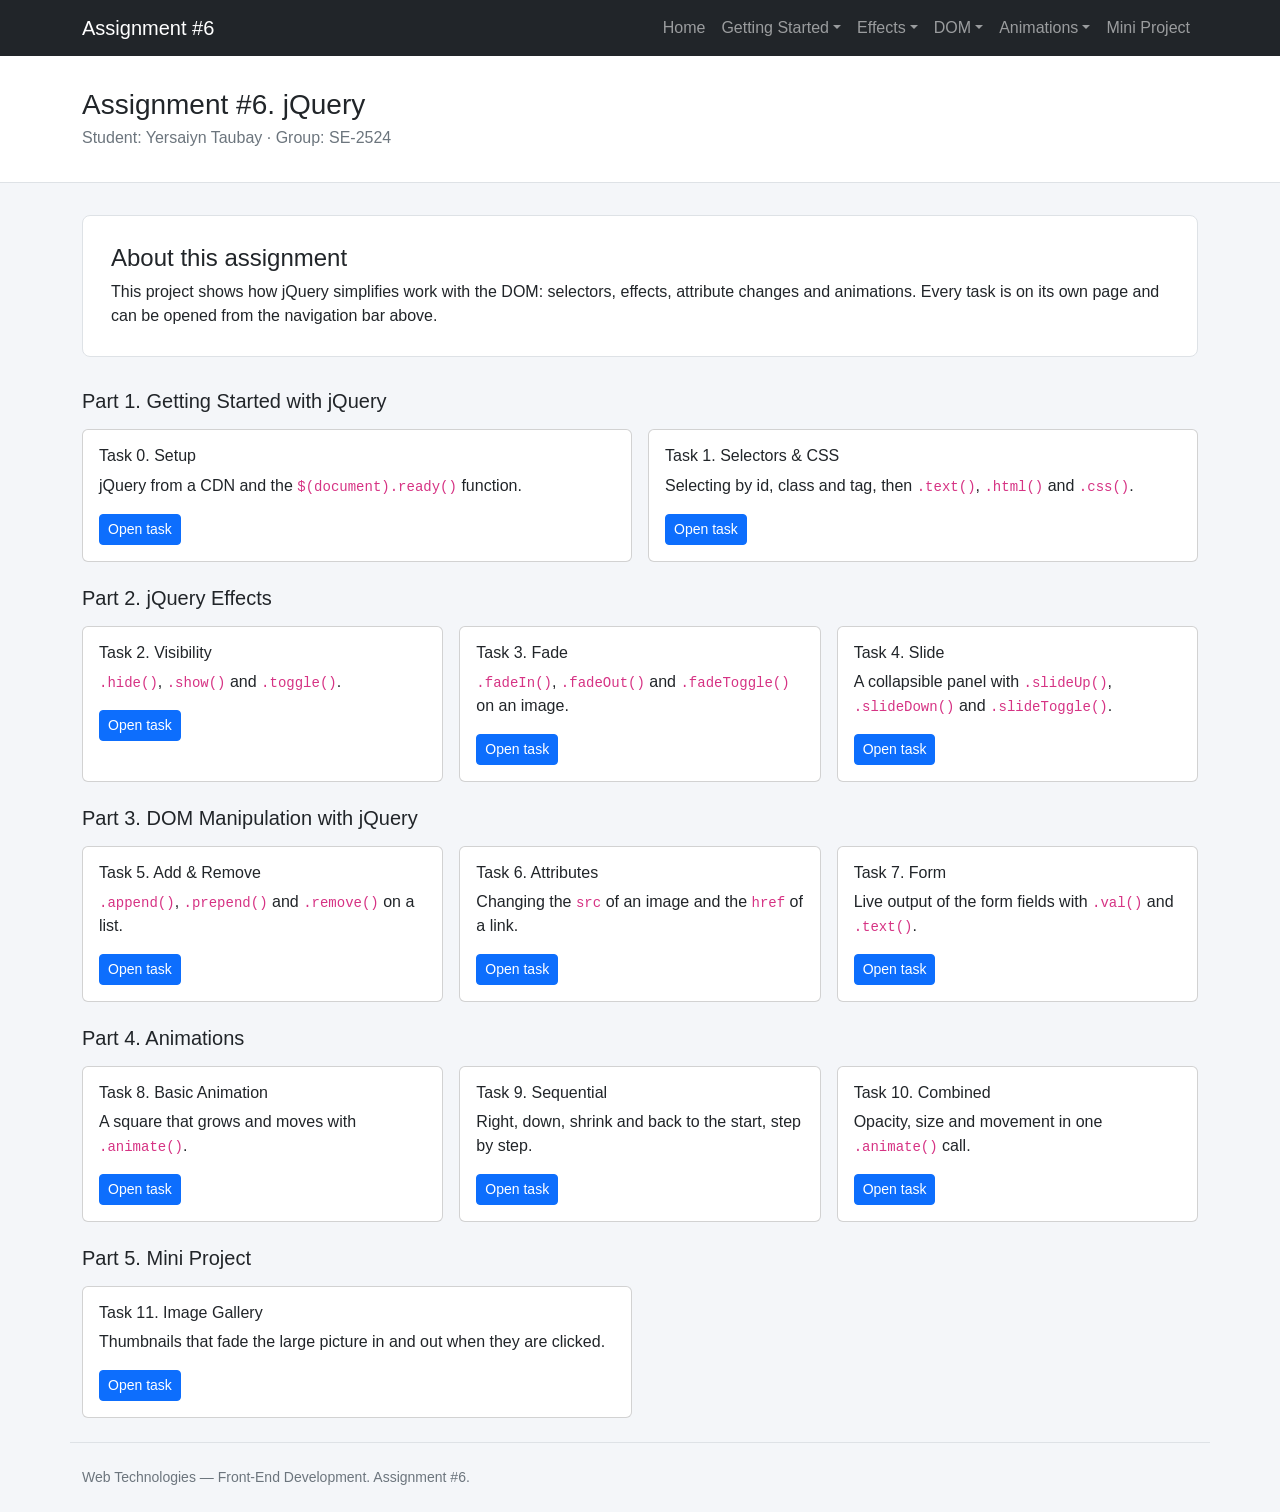
<file: index.html>
﻿<!DOCTYPE html>
<html lang="en">
<head>
    <meta charset="UTF-8">
    <meta name="viewport" content="width=device-width, initial-scale=1">
    <title>Assignment #6 &mdash; jQuery</title>
    <link href="https://cdn.jsdelivr.net/npm/bootstrap@5.3.3/dist/css/bootstrap.min.css" rel="stylesheet">
    <link href="css/style.css" rel="stylesheet">
</head>
<body>
<nav class="navbar navbar-expand-lg navbar-dark bg-dark">
    <div class="container">
        <a class="navbar-brand" href="index.html">Assignment #6</a>
        <button class="navbar-toggler" type="button" data-bs-toggle="collapse" data-bs-target="#mainNav">
            <span class="navbar-toggler-icon"></span>
        </button>
        <div class="collapse navbar-collapse" id="mainNav">
            <ul class="navbar-nav ms-auto">
                <li class="nav-item"><a class="nav-link" href="index.html">Home</a></li>
                <li class="nav-item dropdown">
                    <a class="nav-link dropdown-toggle" href="#" role="button" data-bs-toggle="dropdown">Getting Started</a>
                    <ul class="dropdown-menu dropdown-menu-end">
                        <li><a class="dropdown-item" href="task0.html">Task 0. Setup</a></li>
                        <li><a class="dropdown-item" href="task1.html">Task 1. Selectors &amp; CSS</a></li>
                    </ul>
                </li>
                <li class="nav-item dropdown">
                    <a class="nav-link dropdown-toggle" href="#" role="button" data-bs-toggle="dropdown">Effects</a>
                    <ul class="dropdown-menu dropdown-menu-end">
                        <li><a class="dropdown-item" href="task2.html">Task 2. Visibility</a></li>
                        <li><a class="dropdown-item" href="task3.html">Task 3. Fade</a></li>
                        <li><a class="dropdown-item" href="task4.html">Task 4. Slide</a></li>
                    </ul>
                </li>
                <li class="nav-item dropdown">
                    <a class="nav-link dropdown-toggle" href="#" role="button" data-bs-toggle="dropdown">DOM</a>
                    <ul class="dropdown-menu dropdown-menu-end">
                        <li><a class="dropdown-item" href="task5.html">Task 5. Add &amp; Remove</a></li>
                        <li><a class="dropdown-item" href="task6.html">Task 6. Attributes</a></li>
                        <li><a class="dropdown-item" href="task7.html">Task 7. Form</a></li>
                    </ul>
                </li>
                <li class="nav-item dropdown">
                    <a class="nav-link dropdown-toggle" href="#" role="button" data-bs-toggle="dropdown">Animations</a>
                    <ul class="dropdown-menu dropdown-menu-end">
                        <li><a class="dropdown-item" href="task8.html">Task 8. Basic</a></li>
                        <li><a class="dropdown-item" href="task9.html">Task 9. Sequential</a></li>
                        <li><a class="dropdown-item" href="task10.html">Task 10. Combined</a></li>
                    </ul>
                </li>
                <li class="nav-item"><a class="nav-link" href="task11.html">Mini Project</a></li>
            </ul>
        </div>
    </div>
</nav>

<header class="page-header">
    <div class="container">
        <h1>Assignment #6. jQuery</h1>
        <p>Student: Yersaiyn Taubay &middot; Group: SE-2524</p>
    </div>
</header>

<main class="container">
    <div class="panel">
        <h2 class="h4">About this assignment</h2>
        <p class="mb-0">
            This project shows how jQuery simplifies work with the DOM: selectors, effects,
            attribute changes and animations. Every task is on its own page and can be opened
            from the navigation bar above.
        </p>
    </div>

    <h2 class="h5 mb-3">Part 1. Getting Started with jQuery</h2>
    <div class="row g-3 mb-4">
        <div class="col-md-6">
            <div class="card h-100"><div class="card-body">
                <h3 class="h6">Task 0. Setup</h3>
                <p class="card-text">jQuery from a CDN and the <code>$(document).ready()</code> function.</p>
                <a href="task0.html" class="btn btn-primary btn-sm">Open task</a>
            </div></div>
        </div>
        <div class="col-md-6">
            <div class="card h-100"><div class="card-body">
                <h3 class="h6">Task 1. Selectors &amp; CSS</h3>
                <p class="card-text">Selecting by id, class and tag, then <code>.text()</code>, <code>.html()</code> and <code>.css()</code>.</p>
                <a href="task1.html" class="btn btn-primary btn-sm">Open task</a>
            </div></div>
        </div>
    </div>

    <h2 class="h5 mb-3">Part 2. jQuery Effects</h2>
    <div class="row g-3 mb-4">
        <div class="col-md-4">
            <div class="card h-100"><div class="card-body">
                <h3 class="h6">Task 2. Visibility</h3>
                <p class="card-text"><code>.hide()</code>, <code>.show()</code> and <code>.toggle()</code>.</p>
                <a href="task2.html" class="btn btn-primary btn-sm">Open task</a>
            </div></div>
        </div>
        <div class="col-md-4">
            <div class="card h-100"><div class="card-body">
                <h3 class="h6">Task 3. Fade</h3>
                <p class="card-text"><code>.fadeIn()</code>, <code>.fadeOut()</code> and <code>.fadeToggle()</code> on an image.</p>
                <a href="task3.html" class="btn btn-primary btn-sm">Open task</a>
            </div></div>
        </div>
        <div class="col-md-4">
            <div class="card h-100"><div class="card-body">
                <h3 class="h6">Task 4. Slide</h3>
                <p class="card-text">A collapsible panel with <code>.slideUp()</code>, <code>.slideDown()</code> and <code>.slideToggle()</code>.</p>
                <a href="task4.html" class="btn btn-primary btn-sm">Open task</a>
            </div></div>
        </div>
    </div>

    <h2 class="h5 mb-3">Part 3. DOM Manipulation with jQuery</h2>
    <div class="row g-3 mb-4">
        <div class="col-md-4">
            <div class="card h-100"><div class="card-body">
                <h3 class="h6">Task 5. Add &amp; Remove</h3>
                <p class="card-text"><code>.append()</code>, <code>.prepend()</code> and <code>.remove()</code> on a list.</p>
                <a href="task5.html" class="btn btn-primary btn-sm">Open task</a>
            </div></div>
        </div>
        <div class="col-md-4">
            <div class="card h-100"><div class="card-body">
                <h3 class="h6">Task 6. Attributes</h3>
                <p class="card-text">Changing the <code>src</code> of an image and the <code>href</code> of a link.</p>
                <a href="task6.html" class="btn btn-primary btn-sm">Open task</a>
            </div></div>
        </div>
        <div class="col-md-4">
            <div class="card h-100"><div class="card-body">
                <h3 class="h6">Task 7. Form</h3>
                <p class="card-text">Live output of the form fields with <code>.val()</code> and <code>.text()</code>.</p>
                <a href="task7.html" class="btn btn-primary btn-sm">Open task</a>
            </div></div>
        </div>
    </div>

    <h2 class="h5 mb-3">Part 4. Animations</h2>
    <div class="row g-3 mb-4">
        <div class="col-md-4">
            <div class="card h-100"><div class="card-body">
                <h3 class="h6">Task 8. Basic Animation</h3>
                <p class="card-text">A square that grows and moves with <code>.animate()</code>.</p>
                <a href="task8.html" class="btn btn-primary btn-sm">Open task</a>
            </div></div>
        </div>
        <div class="col-md-4">
            <div class="card h-100"><div class="card-body">
                <h3 class="h6">Task 9. Sequential</h3>
                <p class="card-text">Right, down, shrink and back to the start, step by step.</p>
                <a href="task9.html" class="btn btn-primary btn-sm">Open task</a>
            </div></div>
        </div>
        <div class="col-md-4">
            <div class="card h-100"><div class="card-body">
                <h3 class="h6">Task 10. Combined</h3>
                <p class="card-text">Opacity, size and movement in one <code>.animate()</code> call.</p>
                <a href="task10.html" class="btn btn-primary btn-sm">Open task</a>
            </div></div>
        </div>
    </div>

    <h2 class="h5 mb-3">Part 5. Mini Project</h2>
    <div class="row g-3 mb-4">
        <div class="col-md-6">
            <div class="card h-100"><div class="card-body">
                <h3 class="h6">Task 11. Image Gallery</h3>
                <p class="card-text">Thumbnails that fade the large picture in and out when they are clicked.</p>
                <a href="task11.html" class="btn btn-primary btn-sm">Open task</a>
            </div></div>
        </div>
    </div>
</main>

<footer class="container border-top">
    <p class="mb-0">Web Technologies &mdash; Front-End Development. Assignment #6.</p>
</footer>

<script src="https://code.jquery.com/jquery-3.7.1.min.js"></script>
<script src="https://cdn.jsdelivr.net/npm/bootstrap@5.3.3/dist/js/bootstrap.bundle.min.js"></script>

</body>
</html>
</file>
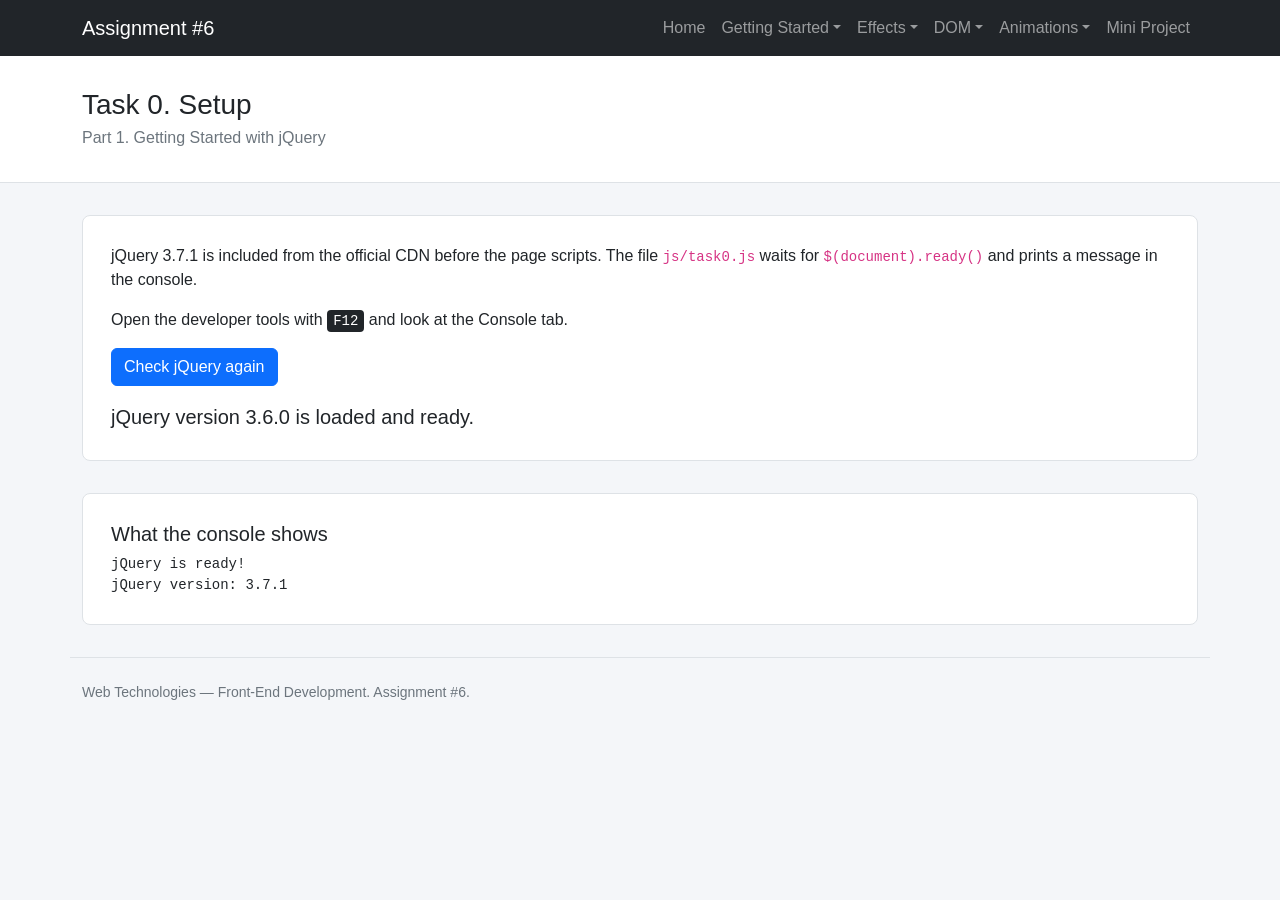
<file: task0.html>
﻿<!DOCTYPE html>
<html lang="en">
<head>
    <meta charset="UTF-8">
    <meta name="viewport" content="width=device-width, initial-scale=1">
    <title>Task 0. Setup</title>
    <link href="https://cdn.jsdelivr.net/npm/bootstrap@5.3.3/dist/css/bootstrap.min.css" rel="stylesheet">
    <link href="css/style.css" rel="stylesheet">
</head>
<body>
<nav class="navbar navbar-expand-lg navbar-dark bg-dark">
    <div class="container">
        <a class="navbar-brand" href="index.html">Assignment #6</a>
        <button class="navbar-toggler" type="button" data-bs-toggle="collapse" data-bs-target="#mainNav">
            <span class="navbar-toggler-icon"></span>
        </button>
        <div class="collapse navbar-collapse" id="mainNav">
            <ul class="navbar-nav ms-auto">
                <li class="nav-item"><a class="nav-link" href="index.html">Home</a></li>
                <li class="nav-item dropdown">
                    <a class="nav-link dropdown-toggle" href="#" role="button" data-bs-toggle="dropdown">Getting Started</a>
                    <ul class="dropdown-menu dropdown-menu-end">
                        <li><a class="dropdown-item" href="task0.html">Task 0. Setup</a></li>
                        <li><a class="dropdown-item" href="task1.html">Task 1. Selectors &amp; CSS</a></li>
                    </ul>
                </li>
                <li class="nav-item dropdown">
                    <a class="nav-link dropdown-toggle" href="#" role="button" data-bs-toggle="dropdown">Effects</a>
                    <ul class="dropdown-menu dropdown-menu-end">
                        <li><a class="dropdown-item" href="task2.html">Task 2. Visibility</a></li>
                        <li><a class="dropdown-item" href="task3.html">Task 3. Fade</a></li>
                        <li><a class="dropdown-item" href="task4.html">Task 4. Slide</a></li>
                    </ul>
                </li>
                <li class="nav-item dropdown">
                    <a class="nav-link dropdown-toggle" href="#" role="button" data-bs-toggle="dropdown">DOM</a>
                    <ul class="dropdown-menu dropdown-menu-end">
                        <li><a class="dropdown-item" href="task5.html">Task 5. Add &amp; Remove</a></li>
                        <li><a class="dropdown-item" href="task6.html">Task 6. Attributes</a></li>
                        <li><a class="dropdown-item" href="task7.html">Task 7. Form</a></li>
                    </ul>
                </li>
                <li class="nav-item dropdown">
                    <a class="nav-link dropdown-toggle" href="#" role="button" data-bs-toggle="dropdown">Animations</a>
                    <ul class="dropdown-menu dropdown-menu-end">
                        <li><a class="dropdown-item" href="task8.html">Task 8. Basic</a></li>
                        <li><a class="dropdown-item" href="task9.html">Task 9. Sequential</a></li>
                        <li><a class="dropdown-item" href="task10.html">Task 10. Combined</a></li>
                    </ul>
                </li>
                <li class="nav-item"><a class="nav-link" href="task11.html">Mini Project</a></li>
            </ul>
        </div>
    </div>
</nav>

<header class="page-header">
    <div class="container">
        <h1>Task 0. Setup</h1>
        <p>Part 1. Getting Started with jQuery</p>
    </div>
</header>

<main class="container">
    <div class="panel">
        <p>
            jQuery 3.7.1 is included from the official CDN before the page scripts. The file
            <code>js/task0.js</code> waits for <code>$(document).ready()</code> and prints a message
            in the console.
        </p>
        <p>Open the developer tools with <kbd>F12</kbd> and look at the Console tab.</p>
        <button class="btn btn-primary" id="checkButton">Check jQuery again</button>
        <p class="mt-3 mb-0 fs-5" id="status"></p>
    </div>

    <div class="panel">
        <h2 class="h5">What the console shows</h2>
        <pre class="mb-0">jQuery is ready!
jQuery version: 3.7.1</pre>
    </div>
</main>

<footer class="container border-top">
    <p class="mb-0">Web Technologies &mdash; Front-End Development. Assignment #6.</p>
</footer>

<script src="https://code.jquery.com/jquery-3.7.1.min.js"></script>
<script src="https://cdn.jsdelivr.net/npm/bootstrap@5.3.3/dist/js/bootstrap.bundle.min.js"></script>
<script src="js/task0.js"></script>
</body>
</html>
</file>
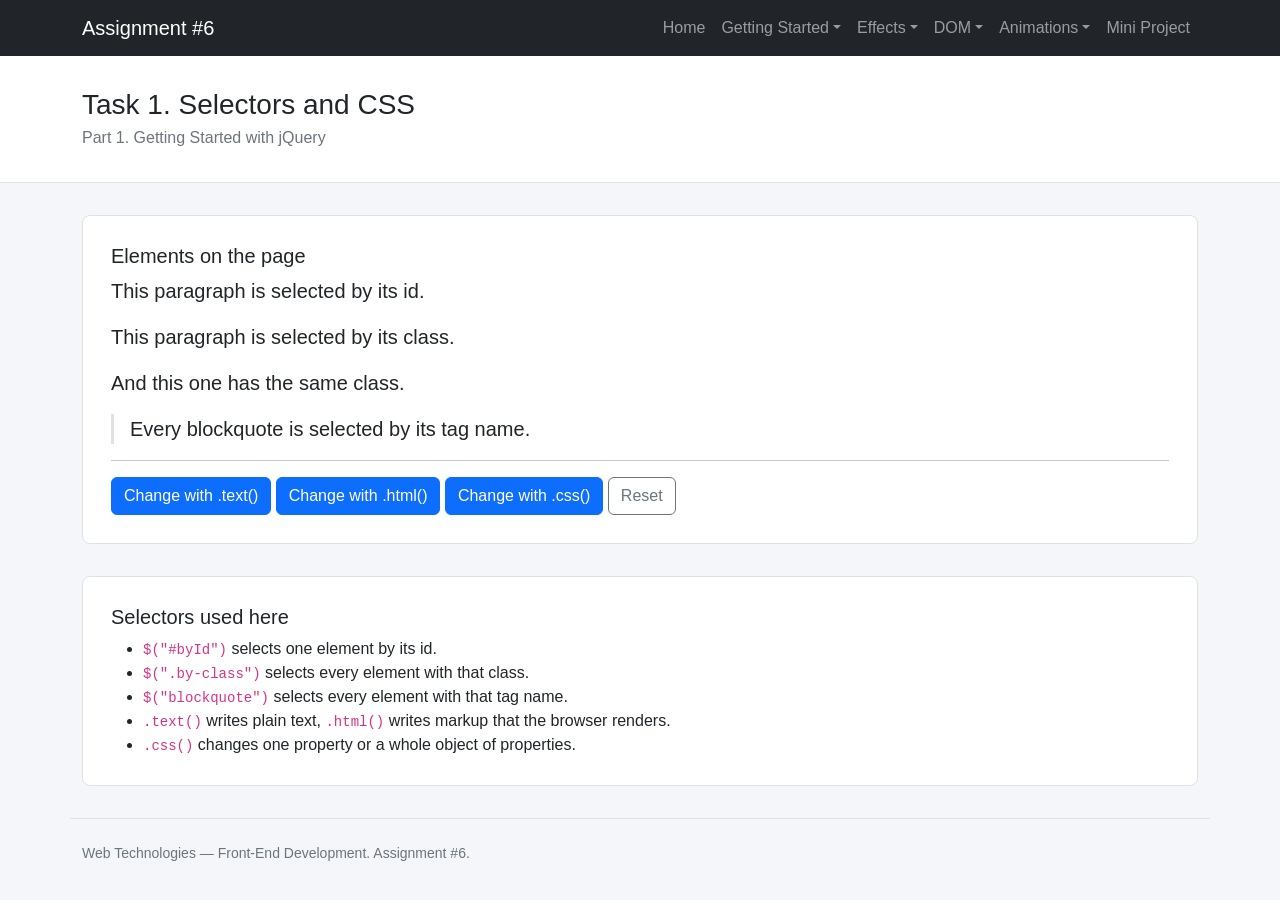
<file: task1.html>
﻿<!DOCTYPE html>
<html lang="en">
<head>
    <meta charset="UTF-8">
    <meta name="viewport" content="width=device-width, initial-scale=1">
    <title>Task 1. Selectors and CSS</title>
    <link href="https://cdn.jsdelivr.net/npm/bootstrap@5.3.3/dist/css/bootstrap.min.css" rel="stylesheet">
    <link href="css/style.css" rel="stylesheet">
</head>
<body>
<nav class="navbar navbar-expand-lg navbar-dark bg-dark">
    <div class="container">
        <a class="navbar-brand" href="index.html">Assignment #6</a>
        <button class="navbar-toggler" type="button" data-bs-toggle="collapse" data-bs-target="#mainNav">
            <span class="navbar-toggler-icon"></span>
        </button>
        <div class="collapse navbar-collapse" id="mainNav">
            <ul class="navbar-nav ms-auto">
                <li class="nav-item"><a class="nav-link" href="index.html">Home</a></li>
                <li class="nav-item dropdown">
                    <a class="nav-link dropdown-toggle" href="#" role="button" data-bs-toggle="dropdown">Getting Started</a>
                    <ul class="dropdown-menu dropdown-menu-end">
                        <li><a class="dropdown-item" href="task0.html">Task 0. Setup</a></li>
                        <li><a class="dropdown-item" href="task1.html">Task 1. Selectors &amp; CSS</a></li>
                    </ul>
                </li>
                <li class="nav-item dropdown">
                    <a class="nav-link dropdown-toggle" href="#" role="button" data-bs-toggle="dropdown">Effects</a>
                    <ul class="dropdown-menu dropdown-menu-end">
                        <li><a class="dropdown-item" href="task2.html">Task 2. Visibility</a></li>
                        <li><a class="dropdown-item" href="task3.html">Task 3. Fade</a></li>
                        <li><a class="dropdown-item" href="task4.html">Task 4. Slide</a></li>
                    </ul>
                </li>
                <li class="nav-item dropdown">
                    <a class="nav-link dropdown-toggle" href="#" role="button" data-bs-toggle="dropdown">DOM</a>
                    <ul class="dropdown-menu dropdown-menu-end">
                        <li><a class="dropdown-item" href="task5.html">Task 5. Add &amp; Remove</a></li>
                        <li><a class="dropdown-item" href="task6.html">Task 6. Attributes</a></li>
                        <li><a class="dropdown-item" href="task7.html">Task 7. Form</a></li>
                    </ul>
                </li>
                <li class="nav-item dropdown">
                    <a class="nav-link dropdown-toggle" href="#" role="button" data-bs-toggle="dropdown">Animations</a>
                    <ul class="dropdown-menu dropdown-menu-end">
                        <li><a class="dropdown-item" href="task8.html">Task 8. Basic</a></li>
                        <li><a class="dropdown-item" href="task9.html">Task 9. Sequential</a></li>
                        <li><a class="dropdown-item" href="task10.html">Task 10. Combined</a></li>
                    </ul>
                </li>
                <li class="nav-item"><a class="nav-link" href="task11.html">Mini Project</a></li>
            </ul>
        </div>
    </div>
</nav>

<header class="page-header">
    <div class="container">
        <h1>Task 1. Selectors and CSS</h1>
        <p>Part 1. Getting Started with jQuery</p>
    </div>
</header>

<main class="container">
    <div class="panel">
        <h2 class="h5">Elements on the page</h2>
        <p id="byId" class="fs-5">This paragraph is selected by its id.</p>
        <p class="by-class fs-5">This paragraph is selected by its class.</p>
        <p class="by-class fs-5">And this one has the same class.</p>
        <blockquote class="fs-5 border-start border-3 ps-3">Every blockquote is selected by its tag name.</blockquote>

        <hr>

        <button class="btn btn-primary" id="textButton">Change with .text()</button>
        <button class="btn btn-primary" id="htmlButton">Change with .html()</button>
        <button class="btn btn-primary" id="cssButton">Change with .css()</button>
        <button class="btn btn-outline-secondary" id="resetButton">Reset</button>
    </div>

    <div class="panel">
        <h2 class="h5">Selectors used here</h2>
        <ul class="mb-0">
            <li><code>$("#byId")</code> selects one element by its id.</li>
            <li><code>$(".by-class")</code> selects every element with that class.</li>
            <li><code>$("blockquote")</code> selects every element with that tag name.</li>
            <li><code>.text()</code> writes plain text, <code>.html()</code> writes markup that the browser renders.</li>
            <li><code>.css()</code> changes one property or a whole object of properties.</li>
        </ul>
    </div>
</main>

<footer class="container border-top">
    <p class="mb-0">Web Technologies &mdash; Front-End Development. Assignment #6.</p>
</footer>

<script src="https://code.jquery.com/jquery-3.7.1.min.js"></script>
<script src="https://cdn.jsdelivr.net/npm/bootstrap@5.3.3/dist/js/bootstrap.bundle.min.js"></script>
<script src="js/task1.js"></script>
</body>
</html>
</file>
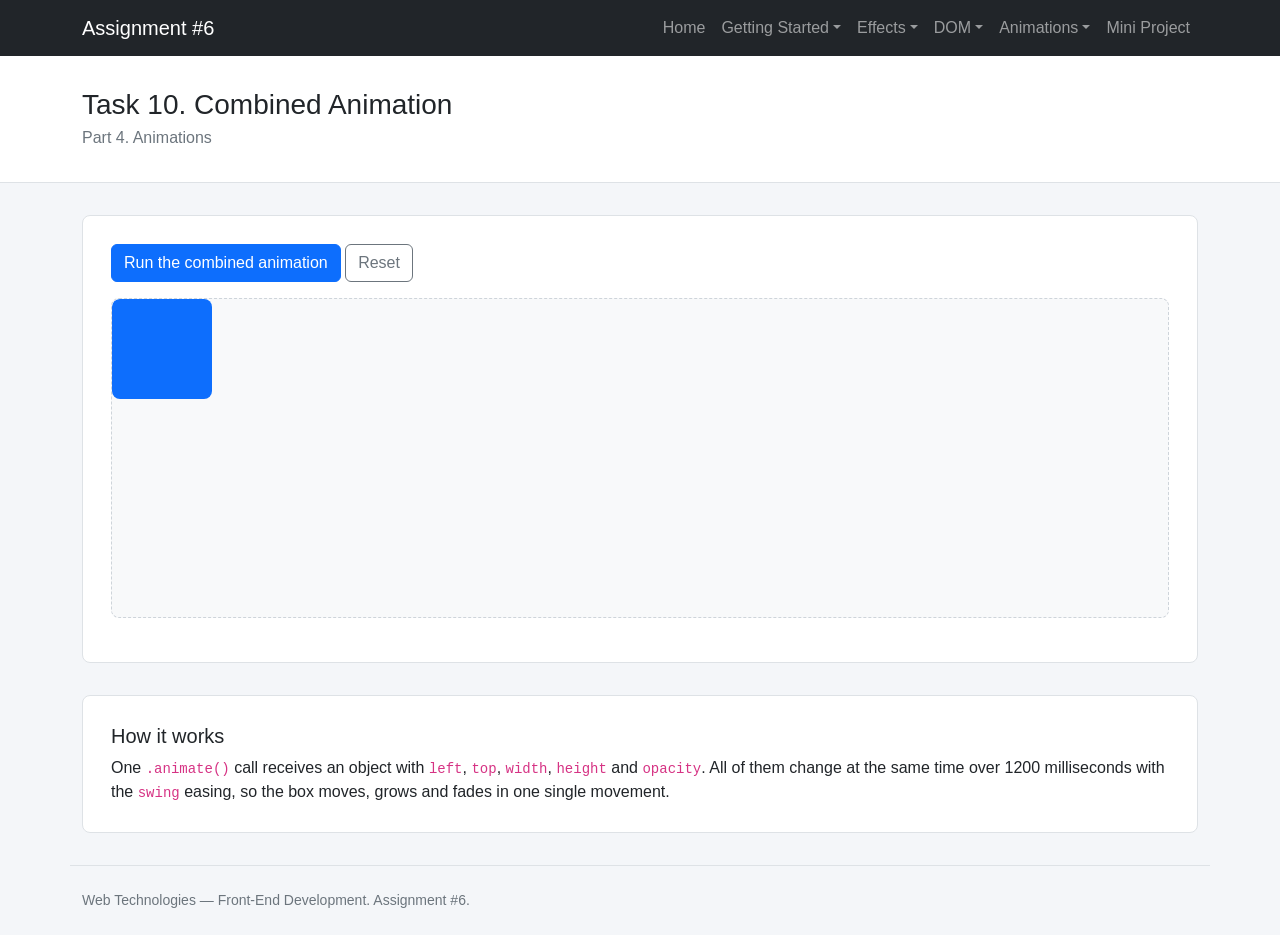
<file: task10.html>
﻿<!DOCTYPE html>
<html lang="en">
<head>
    <meta charset="UTF-8">
    <meta name="viewport" content="width=device-width, initial-scale=1">
    <title>Task 10. Combined Animation</title>
    <link href="https://cdn.jsdelivr.net/npm/bootstrap@5.3.3/dist/css/bootstrap.min.css" rel="stylesheet">
    <link href="css/style.css" rel="stylesheet">
</head>
<body>
<nav class="navbar navbar-expand-lg navbar-dark bg-dark">
    <div class="container">
        <a class="navbar-brand" href="index.html">Assignment #6</a>
        <button class="navbar-toggler" type="button" data-bs-toggle="collapse" data-bs-target="#mainNav">
            <span class="navbar-toggler-icon"></span>
        </button>
        <div class="collapse navbar-collapse" id="mainNav">
            <ul class="navbar-nav ms-auto">
                <li class="nav-item"><a class="nav-link" href="index.html">Home</a></li>
                <li class="nav-item dropdown">
                    <a class="nav-link dropdown-toggle" href="#" role="button" data-bs-toggle="dropdown">Getting Started</a>
                    <ul class="dropdown-menu dropdown-menu-end">
                        <li><a class="dropdown-item" href="task0.html">Task 0. Setup</a></li>
                        <li><a class="dropdown-item" href="task1.html">Task 1. Selectors &amp; CSS</a></li>
                    </ul>
                </li>
                <li class="nav-item dropdown">
                    <a class="nav-link dropdown-toggle" href="#" role="button" data-bs-toggle="dropdown">Effects</a>
                    <ul class="dropdown-menu dropdown-menu-end">
                        <li><a class="dropdown-item" href="task2.html">Task 2. Visibility</a></li>
                        <li><a class="dropdown-item" href="task3.html">Task 3. Fade</a></li>
                        <li><a class="dropdown-item" href="task4.html">Task 4. Slide</a></li>
                    </ul>
                </li>
                <li class="nav-item dropdown">
                    <a class="nav-link dropdown-toggle" href="#" role="button" data-bs-toggle="dropdown">DOM</a>
                    <ul class="dropdown-menu dropdown-menu-end">
                        <li><a class="dropdown-item" href="task5.html">Task 5. Add &amp; Remove</a></li>
                        <li><a class="dropdown-item" href="task6.html">Task 6. Attributes</a></li>
                        <li><a class="dropdown-item" href="task7.html">Task 7. Form</a></li>
                    </ul>
                </li>
                <li class="nav-item dropdown">
                    <a class="nav-link dropdown-toggle" href="#" role="button" data-bs-toggle="dropdown">Animations</a>
                    <ul class="dropdown-menu dropdown-menu-end">
                        <li><a class="dropdown-item" href="task8.html">Task 8. Basic</a></li>
                        <li><a class="dropdown-item" href="task9.html">Task 9. Sequential</a></li>
                        <li><a class="dropdown-item" href="task10.html">Task 10. Combined</a></li>
                    </ul>
                </li>
                <li class="nav-item"><a class="nav-link" href="task11.html">Mini Project</a></li>
            </ul>
        </div>
    </div>
</nav>

<header class="page-header">
    <div class="container">
        <h1>Task 10. Combined Animation</h1>
        <p>Part 4. Animations</p>
    </div>
</header>

<main class="container">
    <div class="panel">
        <button class="btn btn-primary" id="animateButton">Run the combined animation</button>
        <button class="btn btn-outline-secondary" id="resetButton">Reset</button>

        <div class="animation-stage mt-3">
            <div class="animated-box" id="box"></div>
        </div>

        <p class="mt-3 mb-0 text-muted" id="status"></p>
    </div>

    <div class="panel">
        <h2 class="h5">How it works</h2>
        <p class="mb-0">
            One <code>.animate()</code> call receives an object with <code>left</code>, <code>top</code>,
            <code>width</code>, <code>height</code> and <code>opacity</code>. All of them change at the
            same time over 1200 milliseconds with the <code>swing</code> easing, so the box moves, grows
            and fades in one single movement.
        </p>
    </div>
</main>

<footer class="container border-top">
    <p class="mb-0">Web Technologies &mdash; Front-End Development. Assignment #6.</p>
</footer>

<script src="https://code.jquery.com/jquery-3.7.1.min.js"></script>
<script src="https://cdn.jsdelivr.net/npm/bootstrap@5.3.3/dist/js/bootstrap.bundle.min.js"></script>
<script src="js/task10.js"></script>
</body>
</html>
</file>
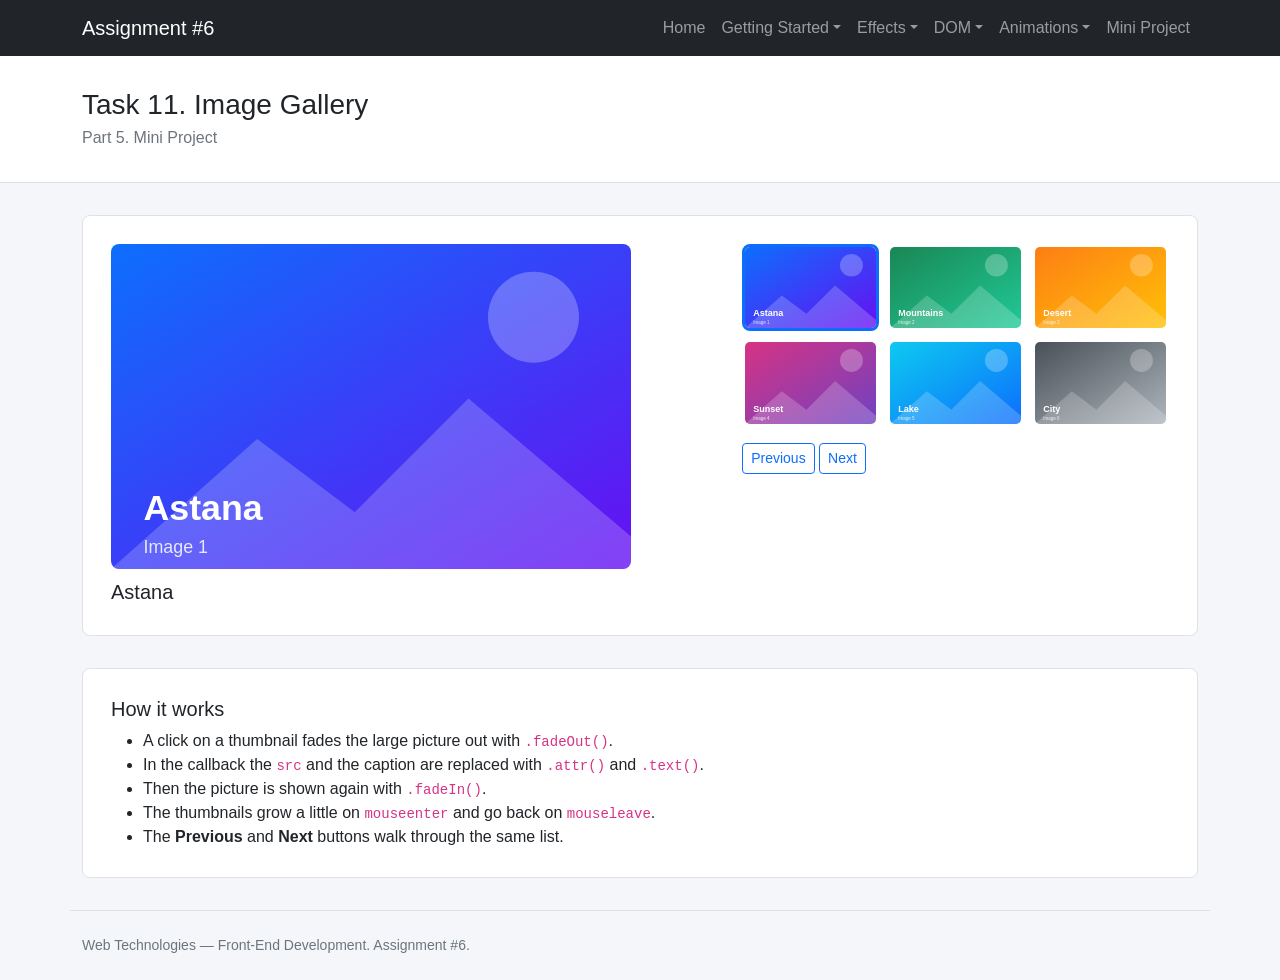
<file: task11.html>
﻿<!DOCTYPE html>
<html lang="en">
<head>
    <meta charset="UTF-8">
    <meta name="viewport" content="width=device-width, initial-scale=1">
    <title>Task 11. Image Gallery</title>
    <link href="https://cdn.jsdelivr.net/npm/bootstrap@5.3.3/dist/css/bootstrap.min.css" rel="stylesheet">
    <link href="css/style.css" rel="stylesheet">
</head>
<body>
<nav class="navbar navbar-expand-lg navbar-dark bg-dark">
    <div class="container">
        <a class="navbar-brand" href="index.html">Assignment #6</a>
        <button class="navbar-toggler" type="button" data-bs-toggle="collapse" data-bs-target="#mainNav">
            <span class="navbar-toggler-icon"></span>
        </button>
        <div class="collapse navbar-collapse" id="mainNav">
            <ul class="navbar-nav ms-auto">
                <li class="nav-item"><a class="nav-link" href="index.html">Home</a></li>
                <li class="nav-item dropdown">
                    <a class="nav-link dropdown-toggle" href="#" role="button" data-bs-toggle="dropdown">Getting Started</a>
                    <ul class="dropdown-menu dropdown-menu-end">
                        <li><a class="dropdown-item" href="task0.html">Task 0. Setup</a></li>
                        <li><a class="dropdown-item" href="task1.html">Task 1. Selectors &amp; CSS</a></li>
                    </ul>
                </li>
                <li class="nav-item dropdown">
                    <a class="nav-link dropdown-toggle" href="#" role="button" data-bs-toggle="dropdown">Effects</a>
                    <ul class="dropdown-menu dropdown-menu-end">
                        <li><a class="dropdown-item" href="task2.html">Task 2. Visibility</a></li>
                        <li><a class="dropdown-item" href="task3.html">Task 3. Fade</a></li>
                        <li><a class="dropdown-item" href="task4.html">Task 4. Slide</a></li>
                    </ul>
                </li>
                <li class="nav-item dropdown">
                    <a class="nav-link dropdown-toggle" href="#" role="button" data-bs-toggle="dropdown">DOM</a>
                    <ul class="dropdown-menu dropdown-menu-end">
                        <li><a class="dropdown-item" href="task5.html">Task 5. Add &amp; Remove</a></li>
                        <li><a class="dropdown-item" href="task6.html">Task 6. Attributes</a></li>
                        <li><a class="dropdown-item" href="task7.html">Task 7. Form</a></li>
                    </ul>
                </li>
                <li class="nav-item dropdown">
                    <a class="nav-link dropdown-toggle" href="#" role="button" data-bs-toggle="dropdown">Animations</a>
                    <ul class="dropdown-menu dropdown-menu-end">
                        <li><a class="dropdown-item" href="task8.html">Task 8. Basic</a></li>
                        <li><a class="dropdown-item" href="task9.html">Task 9. Sequential</a></li>
                        <li><a class="dropdown-item" href="task10.html">Task 10. Combined</a></li>
                    </ul>
                </li>
                <li class="nav-item"><a class="nav-link" href="task11.html">Mini Project</a></li>
            </ul>
        </div>
    </div>
</nav>

<header class="page-header">
    <div class="container">
        <h1>Task 11. Image Gallery</h1>
        <p>Part 5. Mini Project</p>
    </div>
</header>

<main class="container">
    <div class="panel">
        <div class="row g-4">
            <div class="col-lg-7">
                <img src="img/photo1.svg" alt="Large picture" class="gallery-large" id="largeImage">
                <p class="mt-2 mb-0 fs-5" id="caption">Astana</p>
            </div>
            <div class="col-lg-5">
                <div class="row g-2" id="thumbs">
                    <div class="col-4"><img src="img/photo1.svg" alt="Astana" class="gallery-thumb active" data-caption="Astana"></div>
                    <div class="col-4"><img src="img/photo2.svg" alt="Mountains" class="gallery-thumb" data-caption="Mountains"></div>
                    <div class="col-4"><img src="img/photo3.svg" alt="Desert" class="gallery-thumb" data-caption="Desert"></div>
                    <div class="col-4"><img src="img/photo4.svg" alt="Sunset" class="gallery-thumb" data-caption="Sunset"></div>
                    <div class="col-4"><img src="img/photo5.svg" alt="Lake" class="gallery-thumb" data-caption="Lake"></div>
                    <div class="col-4"><img src="img/photo6.svg" alt="City" class="gallery-thumb" data-caption="City"></div>
                </div>

                <div class="mt-3">
                    <button class="btn btn-outline-primary btn-sm" id="prevButton">Previous</button>
                    <button class="btn btn-outline-primary btn-sm" id="nextButton">Next</button>
                </div>
            </div>
        </div>
    </div>

    <div class="panel">
        <h2 class="h5">How it works</h2>
        <ul class="mb-0">
            <li>A click on a thumbnail fades the large picture out with <code>.fadeOut()</code>.</li>
            <li>In the callback the <code>src</code> and the caption are replaced with <code>.attr()</code> and <code>.text()</code>.</li>
            <li>Then the picture is shown again with <code>.fadeIn()</code>.</li>
            <li>The thumbnails grow a little on <code>mouseenter</code> and go back on <code>mouseleave</code>.</li>
            <li>The <strong>Previous</strong> and <strong>Next</strong> buttons walk through the same list.</li>
        </ul>
    </div>
</main>

<footer class="container border-top">
    <p class="mb-0">Web Technologies &mdash; Front-End Development. Assignment #6.</p>
</footer>

<script src="https://code.jquery.com/jquery-3.7.1.min.js"></script>
<script src="https://cdn.jsdelivr.net/npm/bootstrap@5.3.3/dist/js/bootstrap.bundle.min.js"></script>
<script src="js/task11.js"></script>
</body>
</html>
</file>
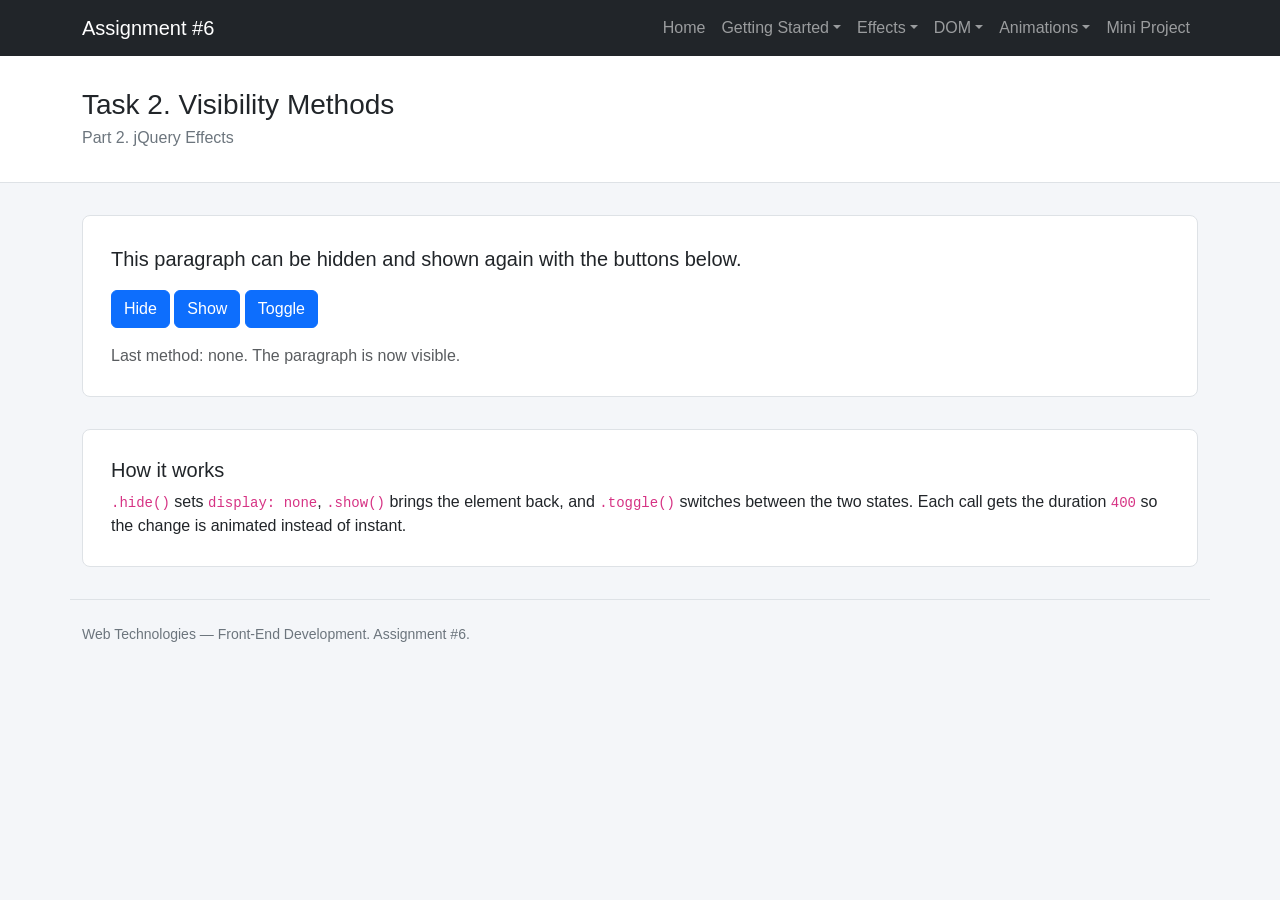
<file: task2.html>
﻿<!DOCTYPE html>
<html lang="en">
<head>
    <meta charset="UTF-8">
    <meta name="viewport" content="width=device-width, initial-scale=1">
    <title>Task 2. Visibility Methods</title>
    <link href="https://cdn.jsdelivr.net/npm/bootstrap@5.3.3/dist/css/bootstrap.min.css" rel="stylesheet">
    <link href="css/style.css" rel="stylesheet">
</head>
<body>
<nav class="navbar navbar-expand-lg navbar-dark bg-dark">
    <div class="container">
        <a class="navbar-brand" href="index.html">Assignment #6</a>
        <button class="navbar-toggler" type="button" data-bs-toggle="collapse" data-bs-target="#mainNav">
            <span class="navbar-toggler-icon"></span>
        </button>
        <div class="collapse navbar-collapse" id="mainNav">
            <ul class="navbar-nav ms-auto">
                <li class="nav-item"><a class="nav-link" href="index.html">Home</a></li>
                <li class="nav-item dropdown">
                    <a class="nav-link dropdown-toggle" href="#" role="button" data-bs-toggle="dropdown">Getting Started</a>
                    <ul class="dropdown-menu dropdown-menu-end">
                        <li><a class="dropdown-item" href="task0.html">Task 0. Setup</a></li>
                        <li><a class="dropdown-item" href="task1.html">Task 1. Selectors &amp; CSS</a></li>
                    </ul>
                </li>
                <li class="nav-item dropdown">
                    <a class="nav-link dropdown-toggle" href="#" role="button" data-bs-toggle="dropdown">Effects</a>
                    <ul class="dropdown-menu dropdown-menu-end">
                        <li><a class="dropdown-item" href="task2.html">Task 2. Visibility</a></li>
                        <li><a class="dropdown-item" href="task3.html">Task 3. Fade</a></li>
                        <li><a class="dropdown-item" href="task4.html">Task 4. Slide</a></li>
                    </ul>
                </li>
                <li class="nav-item dropdown">
                    <a class="nav-link dropdown-toggle" href="#" role="button" data-bs-toggle="dropdown">DOM</a>
                    <ul class="dropdown-menu dropdown-menu-end">
                        <li><a class="dropdown-item" href="task5.html">Task 5. Add &amp; Remove</a></li>
                        <li><a class="dropdown-item" href="task6.html">Task 6. Attributes</a></li>
                        <li><a class="dropdown-item" href="task7.html">Task 7. Form</a></li>
                    </ul>
                </li>
                <li class="nav-item dropdown">
                    <a class="nav-link dropdown-toggle" href="#" role="button" data-bs-toggle="dropdown">Animations</a>
                    <ul class="dropdown-menu dropdown-menu-end">
                        <li><a class="dropdown-item" href="task8.html">Task 8. Basic</a></li>
                        <li><a class="dropdown-item" href="task9.html">Task 9. Sequential</a></li>
                        <li><a class="dropdown-item" href="task10.html">Task 10. Combined</a></li>
                    </ul>
                </li>
                <li class="nav-item"><a class="nav-link" href="task11.html">Mini Project</a></li>
            </ul>
        </div>
    </div>
</nav>

<header class="page-header">
    <div class="container">
        <h1>Task 2. Visibility Methods</h1>
        <p>Part 2. jQuery Effects</p>
    </div>
</header>

<main class="container">
    <div class="panel">
        <p id="target" class="fs-5">
            This paragraph can be hidden and shown again with the buttons below.
        </p>

        <button class="btn btn-primary" id="hideButton">Hide</button>
        <button class="btn btn-primary" id="showButton">Show</button>
        <button class="btn btn-primary" id="toggleButton">Toggle</button>

        <p class="mt-3 mb-0 text-muted" id="status"></p>
    </div>

    <div class="panel">
        <h2 class="h5">How it works</h2>
        <p class="mb-0">
            <code>.hide()</code> sets <code>display: none</code>, <code>.show()</code> brings the element
            back, and <code>.toggle()</code> switches between the two states. Each call gets the duration
            <code>400</code> so the change is animated instead of instant.
        </p>
    </div>
</main>

<footer class="container border-top">
    <p class="mb-0">Web Technologies &mdash; Front-End Development. Assignment #6.</p>
</footer>

<script src="https://code.jquery.com/jquery-3.7.1.min.js"></script>
<script src="https://cdn.jsdelivr.net/npm/bootstrap@5.3.3/dist/js/bootstrap.bundle.min.js"></script>
<script src="js/task2.js"></script>
</body>
</html>
</file>
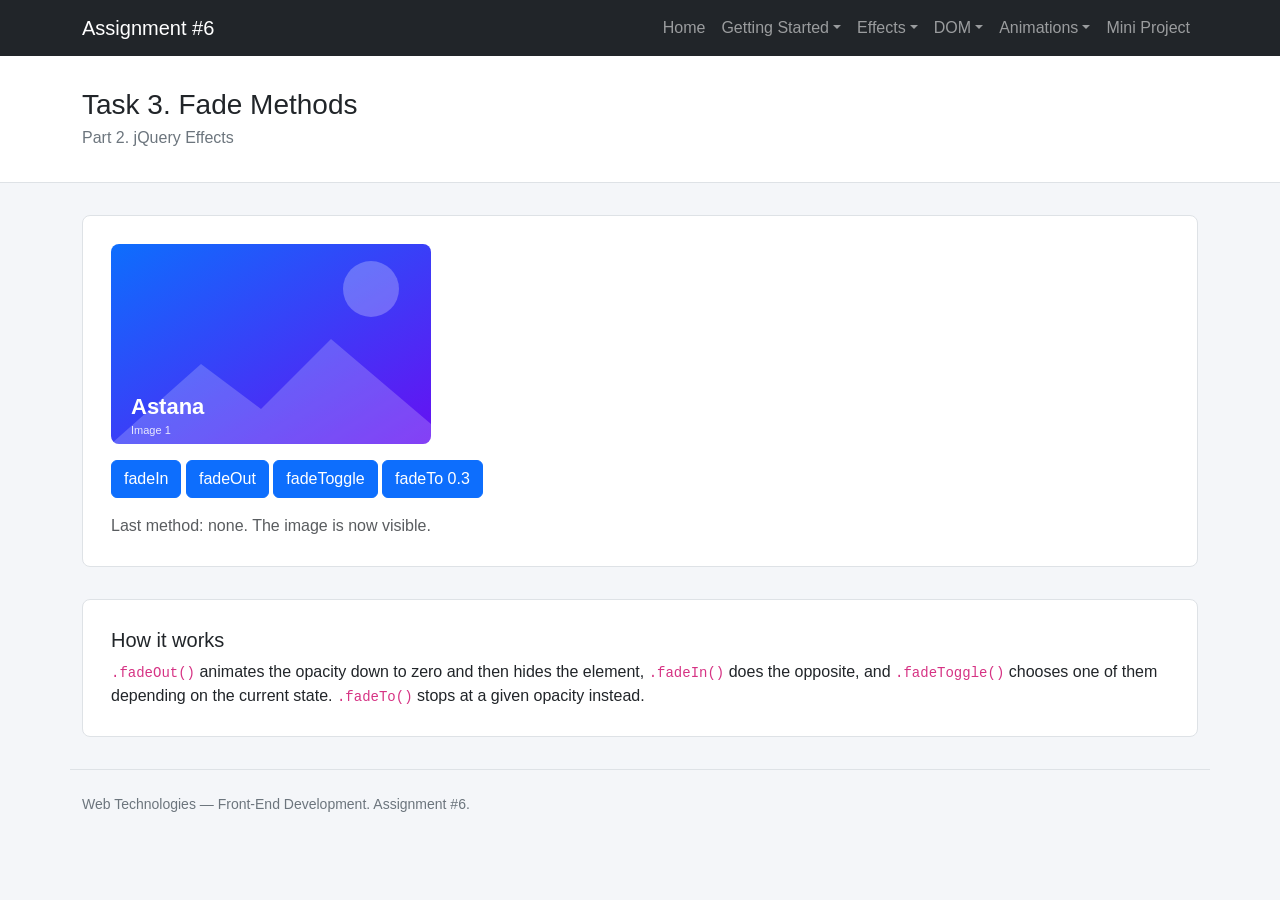
<file: task3.html>
﻿<!DOCTYPE html>
<html lang="en">
<head>
    <meta charset="UTF-8">
    <meta name="viewport" content="width=device-width, initial-scale=1">
    <title>Task 3. Fade Methods</title>
    <link href="https://cdn.jsdelivr.net/npm/bootstrap@5.3.3/dist/css/bootstrap.min.css" rel="stylesheet">
    <link href="css/style.css" rel="stylesheet">
</head>
<body>
<nav class="navbar navbar-expand-lg navbar-dark bg-dark">
    <div class="container">
        <a class="navbar-brand" href="index.html">Assignment #6</a>
        <button class="navbar-toggler" type="button" data-bs-toggle="collapse" data-bs-target="#mainNav">
            <span class="navbar-toggler-icon"></span>
        </button>
        <div class="collapse navbar-collapse" id="mainNav">
            <ul class="navbar-nav ms-auto">
                <li class="nav-item"><a class="nav-link" href="index.html">Home</a></li>
                <li class="nav-item dropdown">
                    <a class="nav-link dropdown-toggle" href="#" role="button" data-bs-toggle="dropdown">Getting Started</a>
                    <ul class="dropdown-menu dropdown-menu-end">
                        <li><a class="dropdown-item" href="task0.html">Task 0. Setup</a></li>
                        <li><a class="dropdown-item" href="task1.html">Task 1. Selectors &amp; CSS</a></li>
                    </ul>
                </li>
                <li class="nav-item dropdown">
                    <a class="nav-link dropdown-toggle" href="#" role="button" data-bs-toggle="dropdown">Effects</a>
                    <ul class="dropdown-menu dropdown-menu-end">
                        <li><a class="dropdown-item" href="task2.html">Task 2. Visibility</a></li>
                        <li><a class="dropdown-item" href="task3.html">Task 3. Fade</a></li>
                        <li><a class="dropdown-item" href="task4.html">Task 4. Slide</a></li>
                    </ul>
                </li>
                <li class="nav-item dropdown">
                    <a class="nav-link dropdown-toggle" href="#" role="button" data-bs-toggle="dropdown">DOM</a>
                    <ul class="dropdown-menu dropdown-menu-end">
                        <li><a class="dropdown-item" href="task5.html">Task 5. Add &amp; Remove</a></li>
                        <li><a class="dropdown-item" href="task6.html">Task 6. Attributes</a></li>
                        <li><a class="dropdown-item" href="task7.html">Task 7. Form</a></li>
                    </ul>
                </li>
                <li class="nav-item dropdown">
                    <a class="nav-link dropdown-toggle" href="#" role="button" data-bs-toggle="dropdown">Animations</a>
                    <ul class="dropdown-menu dropdown-menu-end">
                        <li><a class="dropdown-item" href="task8.html">Task 8. Basic</a></li>
                        <li><a class="dropdown-item" href="task9.html">Task 9. Sequential</a></li>
                        <li><a class="dropdown-item" href="task10.html">Task 10. Combined</a></li>
                    </ul>
                </li>
                <li class="nav-item"><a class="nav-link" href="task11.html">Mini Project</a></li>
            </ul>
        </div>
    </div>
</nav>

<header class="page-header">
    <div class="container">
        <h1>Task 3. Fade Methods</h1>
        <p>Part 2. jQuery Effects</p>
    </div>
</header>

<main class="container">
    <div class="panel">
        <img src="img/photo1.svg" alt="Demo picture" class="demo-image mb-3" id="fadeImage">

        <div>
            <button class="btn btn-primary" id="fadeInButton">fadeIn</button>
            <button class="btn btn-primary" id="fadeOutButton">fadeOut</button>
            <button class="btn btn-primary" id="fadeToggleButton">fadeToggle</button>
            <button class="btn btn-primary" id="fadeToButton">fadeTo 0.3</button>
        </div>

        <p class="mt-3 mb-0 text-muted" id="status"></p>
    </div>

    <div class="panel">
        <h2 class="h5">How it works</h2>
        <p class="mb-0">
            <code>.fadeOut()</code> animates the opacity down to zero and then hides the element,
            <code>.fadeIn()</code> does the opposite, and <code>.fadeToggle()</code> chooses one of them
            depending on the current state. <code>.fadeTo()</code> stops at a given opacity instead.
        </p>
    </div>
</main>

<footer class="container border-top">
    <p class="mb-0">Web Technologies &mdash; Front-End Development. Assignment #6.</p>
</footer>

<script src="https://code.jquery.com/jquery-3.7.1.min.js"></script>
<script src="https://cdn.jsdelivr.net/npm/bootstrap@5.3.3/dist/js/bootstrap.bundle.min.js"></script>
<script src="js/task3.js"></script>
</body>
</html>
</file>
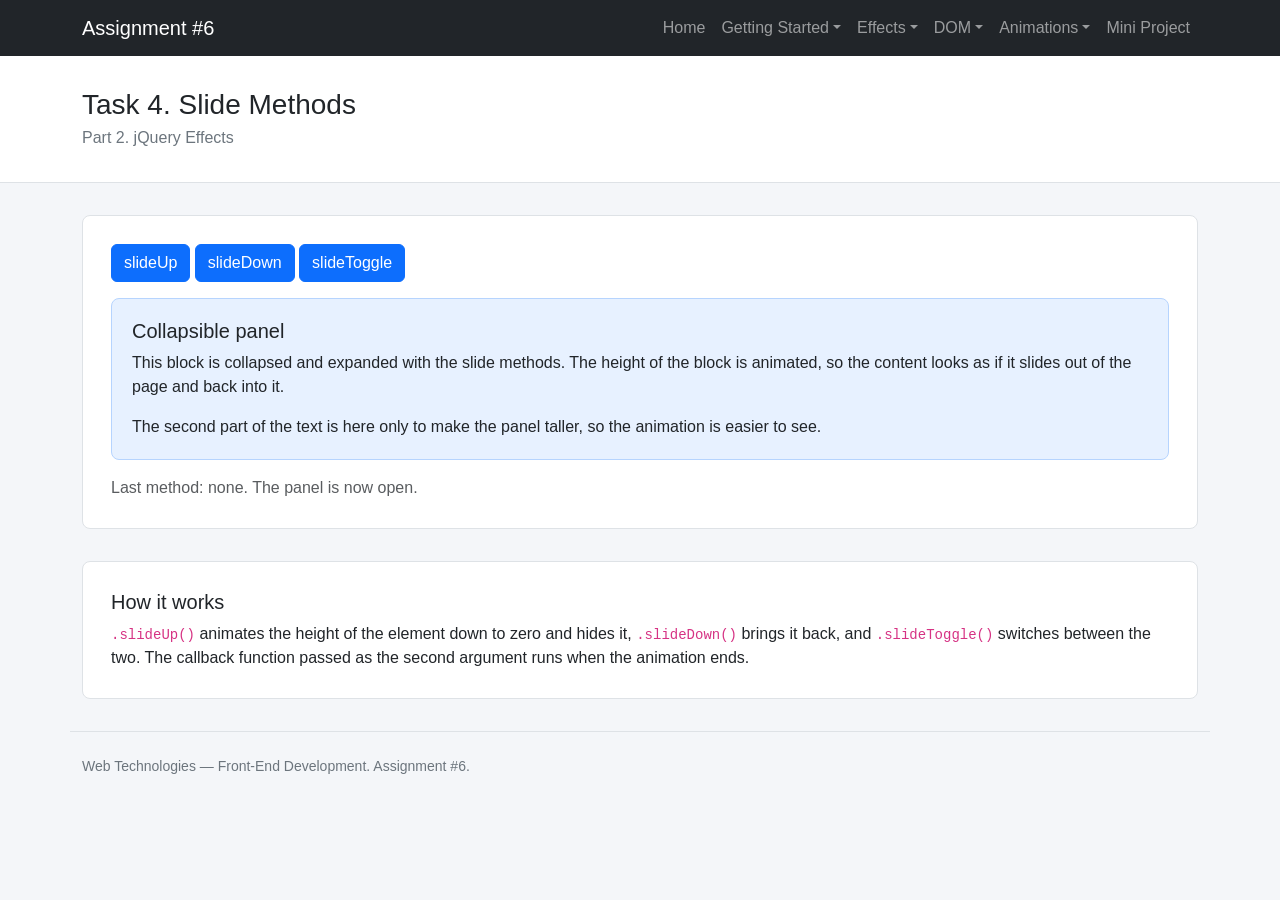
<file: task4.html>
﻿<!DOCTYPE html>
<html lang="en">
<head>
    <meta charset="UTF-8">
    <meta name="viewport" content="width=device-width, initial-scale=1">
    <title>Task 4. Slide Methods</title>
    <link href="https://cdn.jsdelivr.net/npm/bootstrap@5.3.3/dist/css/bootstrap.min.css" rel="stylesheet">
    <link href="css/style.css" rel="stylesheet">
</head>
<body>
<nav class="navbar navbar-expand-lg navbar-dark bg-dark">
    <div class="container">
        <a class="navbar-brand" href="index.html">Assignment #6</a>
        <button class="navbar-toggler" type="button" data-bs-toggle="collapse" data-bs-target="#mainNav">
            <span class="navbar-toggler-icon"></span>
        </button>
        <div class="collapse navbar-collapse" id="mainNav">
            <ul class="navbar-nav ms-auto">
                <li class="nav-item"><a class="nav-link" href="index.html">Home</a></li>
                <li class="nav-item dropdown">
                    <a class="nav-link dropdown-toggle" href="#" role="button" data-bs-toggle="dropdown">Getting Started</a>
                    <ul class="dropdown-menu dropdown-menu-end">
                        <li><a class="dropdown-item" href="task0.html">Task 0. Setup</a></li>
                        <li><a class="dropdown-item" href="task1.html">Task 1. Selectors &amp; CSS</a></li>
                    </ul>
                </li>
                <li class="nav-item dropdown">
                    <a class="nav-link dropdown-toggle" href="#" role="button" data-bs-toggle="dropdown">Effects</a>
                    <ul class="dropdown-menu dropdown-menu-end">
                        <li><a class="dropdown-item" href="task2.html">Task 2. Visibility</a></li>
                        <li><a class="dropdown-item" href="task3.html">Task 3. Fade</a></li>
                        <li><a class="dropdown-item" href="task4.html">Task 4. Slide</a></li>
                    </ul>
                </li>
                <li class="nav-item dropdown">
                    <a class="nav-link dropdown-toggle" href="#" role="button" data-bs-toggle="dropdown">DOM</a>
                    <ul class="dropdown-menu dropdown-menu-end">
                        <li><a class="dropdown-item" href="task5.html">Task 5. Add &amp; Remove</a></li>
                        <li><a class="dropdown-item" href="task6.html">Task 6. Attributes</a></li>
                        <li><a class="dropdown-item" href="task7.html">Task 7. Form</a></li>
                    </ul>
                </li>
                <li class="nav-item dropdown">
                    <a class="nav-link dropdown-toggle" href="#" role="button" data-bs-toggle="dropdown">Animations</a>
                    <ul class="dropdown-menu dropdown-menu-end">
                        <li><a class="dropdown-item" href="task8.html">Task 8. Basic</a></li>
                        <li><a class="dropdown-item" href="task9.html">Task 9. Sequential</a></li>
                        <li><a class="dropdown-item" href="task10.html">Task 10. Combined</a></li>
                    </ul>
                </li>
                <li class="nav-item"><a class="nav-link" href="task11.html">Mini Project</a></li>
            </ul>
        </div>
    </div>
</nav>

<header class="page-header">
    <div class="container">
        <h1>Task 4. Slide Methods</h1>
        <p>Part 2. jQuery Effects</p>
    </div>
</header>

<main class="container">
    <div class="panel">
        <button class="btn btn-primary" id="slideUpButton">slideUp</button>
        <button class="btn btn-primary" id="slideDownButton">slideDown</button>
        <button class="btn btn-primary" id="slideToggleButton">slideToggle</button>

        <div class="collapsible mt-3" id="panelBody">
            <h2 class="h5">Collapsible panel</h2>
            <p>
                This block is collapsed and expanded with the slide methods. The height of the block is
                animated, so the content looks as if it slides out of the page and back into it.
            </p>
            <p class="mb-0">
                The second part of the text is here only to make the panel taller, so the animation is
                easier to see.
            </p>
        </div>

        <p class="mt-3 mb-0 text-muted" id="status"></p>
    </div>

    <div class="panel">
        <h2 class="h5">How it works</h2>
        <p class="mb-0">
            <code>.slideUp()</code> animates the height of the element down to zero and hides it,
            <code>.slideDown()</code> brings it back, and <code>.slideToggle()</code> switches between
            the two. The callback function passed as the second argument runs when the animation ends.
        </p>
    </div>
</main>

<footer class="container border-top">
    <p class="mb-0">Web Technologies &mdash; Front-End Development. Assignment #6.</p>
</footer>

<script src="https://code.jquery.com/jquery-3.7.1.min.js"></script>
<script src="https://cdn.jsdelivr.net/npm/bootstrap@5.3.3/dist/js/bootstrap.bundle.min.js"></script>
<script src="js/task4.js"></script>
</body>
</html>
</file>
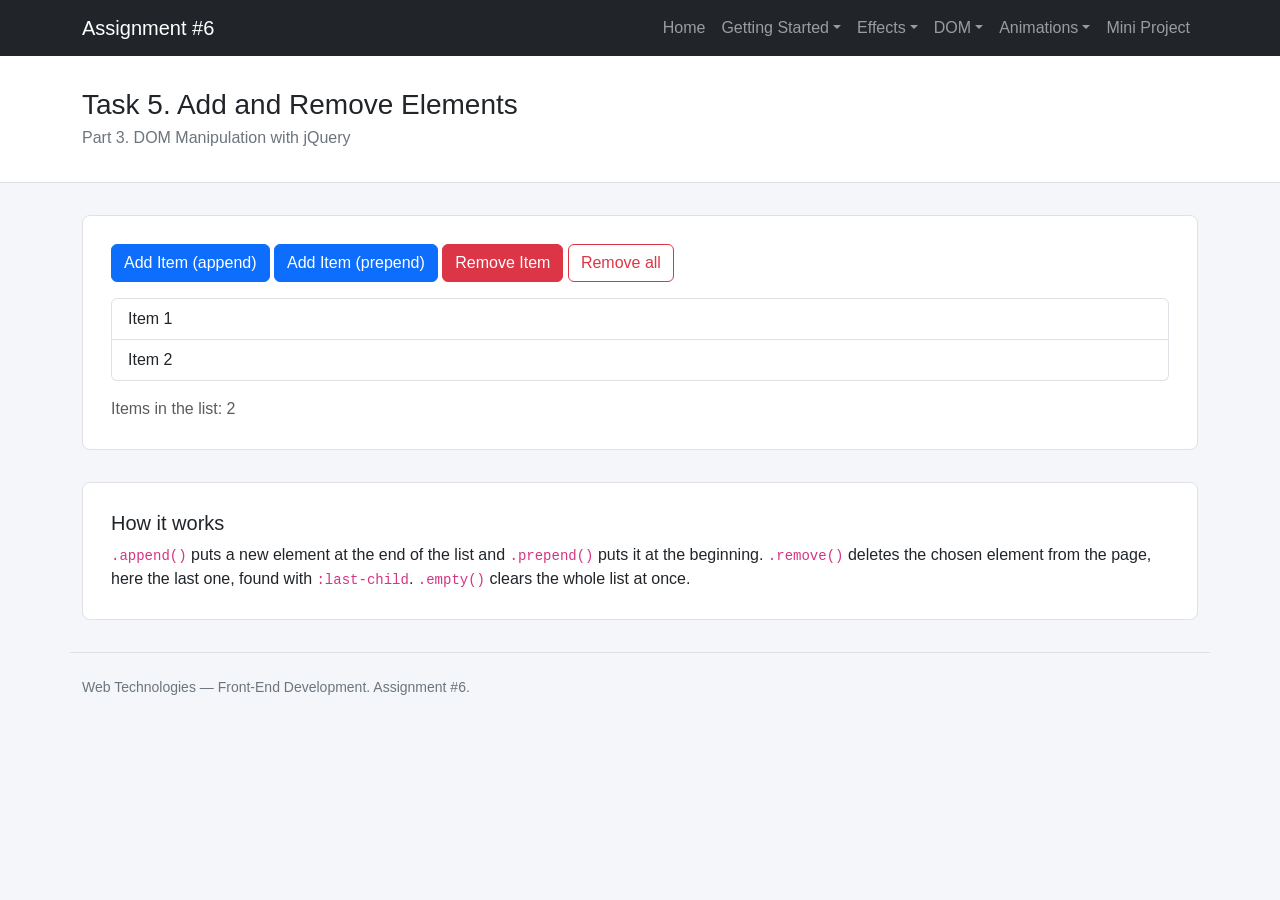
<file: task5.html>
﻿<!DOCTYPE html>
<html lang="en">
<head>
    <meta charset="UTF-8">
    <meta name="viewport" content="width=device-width, initial-scale=1">
    <title>Task 5. Add and Remove Elements</title>
    <link href="https://cdn.jsdelivr.net/npm/bootstrap@5.3.3/dist/css/bootstrap.min.css" rel="stylesheet">
    <link href="css/style.css" rel="stylesheet">
</head>
<body>
<nav class="navbar navbar-expand-lg navbar-dark bg-dark">
    <div class="container">
        <a class="navbar-brand" href="index.html">Assignment #6</a>
        <button class="navbar-toggler" type="button" data-bs-toggle="collapse" data-bs-target="#mainNav">
            <span class="navbar-toggler-icon"></span>
        </button>
        <div class="collapse navbar-collapse" id="mainNav">
            <ul class="navbar-nav ms-auto">
                <li class="nav-item"><a class="nav-link" href="index.html">Home</a></li>
                <li class="nav-item dropdown">
                    <a class="nav-link dropdown-toggle" href="#" role="button" data-bs-toggle="dropdown">Getting Started</a>
                    <ul class="dropdown-menu dropdown-menu-end">
                        <li><a class="dropdown-item" href="task0.html">Task 0. Setup</a></li>
                        <li><a class="dropdown-item" href="task1.html">Task 1. Selectors &amp; CSS</a></li>
                    </ul>
                </li>
                <li class="nav-item dropdown">
                    <a class="nav-link dropdown-toggle" href="#" role="button" data-bs-toggle="dropdown">Effects</a>
                    <ul class="dropdown-menu dropdown-menu-end">
                        <li><a class="dropdown-item" href="task2.html">Task 2. Visibility</a></li>
                        <li><a class="dropdown-item" href="task3.html">Task 3. Fade</a></li>
                        <li><a class="dropdown-item" href="task4.html">Task 4. Slide</a></li>
                    </ul>
                </li>
                <li class="nav-item dropdown">
                    <a class="nav-link dropdown-toggle" href="#" role="button" data-bs-toggle="dropdown">DOM</a>
                    <ul class="dropdown-menu dropdown-menu-end">
                        <li><a class="dropdown-item" href="task5.html">Task 5. Add &amp; Remove</a></li>
                        <li><a class="dropdown-item" href="task6.html">Task 6. Attributes</a></li>
                        <li><a class="dropdown-item" href="task7.html">Task 7. Form</a></li>
                    </ul>
                </li>
                <li class="nav-item dropdown">
                    <a class="nav-link dropdown-toggle" href="#" role="button" data-bs-toggle="dropdown">Animations</a>
                    <ul class="dropdown-menu dropdown-menu-end">
                        <li><a class="dropdown-item" href="task8.html">Task 8. Basic</a></li>
                        <li><a class="dropdown-item" href="task9.html">Task 9. Sequential</a></li>
                        <li><a class="dropdown-item" href="task10.html">Task 10. Combined</a></li>
                    </ul>
                </li>
                <li class="nav-item"><a class="nav-link" href="task11.html">Mini Project</a></li>
            </ul>
        </div>
    </div>
</nav>

<header class="page-header">
    <div class="container">
        <h1>Task 5. Add and Remove Elements</h1>
        <p>Part 3. DOM Manipulation with jQuery</p>
    </div>
</header>

<main class="container">
    <div class="panel">
        <button class="btn btn-primary" id="appendButton">Add Item (append)</button>
        <button class="btn btn-primary" id="prependButton">Add Item (prepend)</button>
        <button class="btn btn-danger" id="removeButton">Remove Item</button>
        <button class="btn btn-outline-danger" id="emptyButton">Remove all</button>

        <ul class="list-group mt-3" id="itemList">
            <li class="list-group-item">Item 1</li>
            <li class="list-group-item">Item 2</li>
        </ul>

        <p class="mt-3 mb-0 text-muted" id="status"></p>
    </div>

    <div class="panel">
        <h2 class="h5">How it works</h2>
        <p class="mb-0">
            <code>.append()</code> puts a new element at the end of the list and <code>.prepend()</code>
            puts it at the beginning. <code>.remove()</code> deletes the chosen element from the page,
            here the last one, found with <code>:last-child</code>. <code>.empty()</code> clears the
            whole list at once.
        </p>
    </div>
</main>

<footer class="container border-top">
    <p class="mb-0">Web Technologies &mdash; Front-End Development. Assignment #6.</p>
</footer>

<script src="https://code.jquery.com/jquery-3.7.1.min.js"></script>
<script src="https://cdn.jsdelivr.net/npm/bootstrap@5.3.3/dist/js/bootstrap.bundle.min.js"></script>
<script src="js/task5.js"></script>
</body>
</html>
</file>
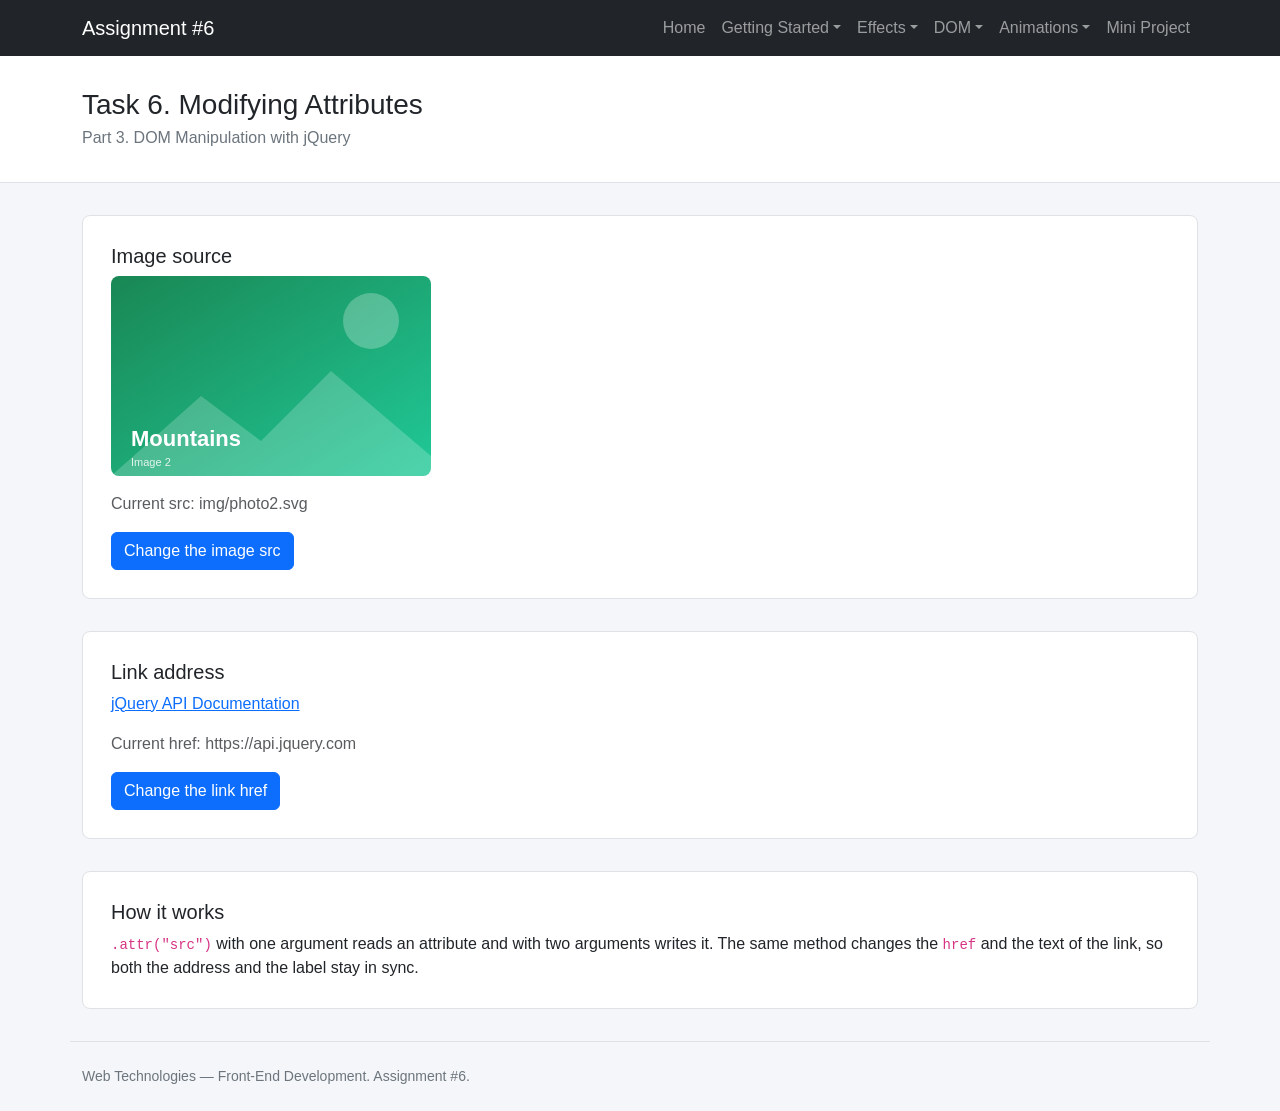
<file: task6.html>
﻿<!DOCTYPE html>
<html lang="en">
<head>
    <meta charset="UTF-8">
    <meta name="viewport" content="width=device-width, initial-scale=1">
    <title>Task 6. Modifying Attributes</title>
    <link href="https://cdn.jsdelivr.net/npm/bootstrap@5.3.3/dist/css/bootstrap.min.css" rel="stylesheet">
    <link href="css/style.css" rel="stylesheet">
</head>
<body>
<nav class="navbar navbar-expand-lg navbar-dark bg-dark">
    <div class="container">
        <a class="navbar-brand" href="index.html">Assignment #6</a>
        <button class="navbar-toggler" type="button" data-bs-toggle="collapse" data-bs-target="#mainNav">
            <span class="navbar-toggler-icon"></span>
        </button>
        <div class="collapse navbar-collapse" id="mainNav">
            <ul class="navbar-nav ms-auto">
                <li class="nav-item"><a class="nav-link" href="index.html">Home</a></li>
                <li class="nav-item dropdown">
                    <a class="nav-link dropdown-toggle" href="#" role="button" data-bs-toggle="dropdown">Getting Started</a>
                    <ul class="dropdown-menu dropdown-menu-end">
                        <li><a class="dropdown-item" href="task0.html">Task 0. Setup</a></li>
                        <li><a class="dropdown-item" href="task1.html">Task 1. Selectors &amp; CSS</a></li>
                    </ul>
                </li>
                <li class="nav-item dropdown">
                    <a class="nav-link dropdown-toggle" href="#" role="button" data-bs-toggle="dropdown">Effects</a>
                    <ul class="dropdown-menu dropdown-menu-end">
                        <li><a class="dropdown-item" href="task2.html">Task 2. Visibility</a></li>
                        <li><a class="dropdown-item" href="task3.html">Task 3. Fade</a></li>
                        <li><a class="dropdown-item" href="task4.html">Task 4. Slide</a></li>
                    </ul>
                </li>
                <li class="nav-item dropdown">
                    <a class="nav-link dropdown-toggle" href="#" role="button" data-bs-toggle="dropdown">DOM</a>
                    <ul class="dropdown-menu dropdown-menu-end">
                        <li><a class="dropdown-item" href="task5.html">Task 5. Add &amp; Remove</a></li>
                        <li><a class="dropdown-item" href="task6.html">Task 6. Attributes</a></li>
                        <li><a class="dropdown-item" href="task7.html">Task 7. Form</a></li>
                    </ul>
                </li>
                <li class="nav-item dropdown">
                    <a class="nav-link dropdown-toggle" href="#" role="button" data-bs-toggle="dropdown">Animations</a>
                    <ul class="dropdown-menu dropdown-menu-end">
                        <li><a class="dropdown-item" href="task8.html">Task 8. Basic</a></li>
                        <li><a class="dropdown-item" href="task9.html">Task 9. Sequential</a></li>
                        <li><a class="dropdown-item" href="task10.html">Task 10. Combined</a></li>
                    </ul>
                </li>
                <li class="nav-item"><a class="nav-link" href="task11.html">Mini Project</a></li>
            </ul>
        </div>
    </div>
</nav>

<header class="page-header">
    <div class="container">
        <h1>Task 6. Modifying Attributes</h1>
        <p>Part 3. DOM Manipulation with jQuery</p>
    </div>
</header>

<main class="container">
    <div class="panel">
        <h2 class="h5">Image source</h2>
        <img src="img/photo2.svg" alt="Demo picture" class="demo-image mb-3" id="attrImage">
        <p class="text-muted" id="srcInfo"></p>
        <button class="btn btn-primary" id="srcButton">Change the image src</button>
    </div>

    <div class="panel">
        <h2 class="h5">Link address</h2>
        <p>
            <a href="https://api.jquery.com" target="_blank" rel="noopener" id="demoLink">jQuery API Documentation</a>
        </p>
        <p class="text-muted" id="hrefInfo"></p>
        <button class="btn btn-primary" id="hrefButton">Change the link href</button>
    </div>

    <div class="panel">
        <h2 class="h5">How it works</h2>
        <p class="mb-0">
            <code>.attr("src")</code> with one argument reads an attribute and with two arguments writes
            it. The same method changes the <code>href</code> and the text of the link, so both the
            address and the label stay in sync.
        </p>
    </div>
</main>

<footer class="container border-top">
    <p class="mb-0">Web Technologies &mdash; Front-End Development. Assignment #6.</p>
</footer>

<script src="https://code.jquery.com/jquery-3.7.1.min.js"></script>
<script src="https://cdn.jsdelivr.net/npm/bootstrap@5.3.3/dist/js/bootstrap.bundle.min.js"></script>
<script src="js/task6.js"></script>
</body>
</html>
</file>
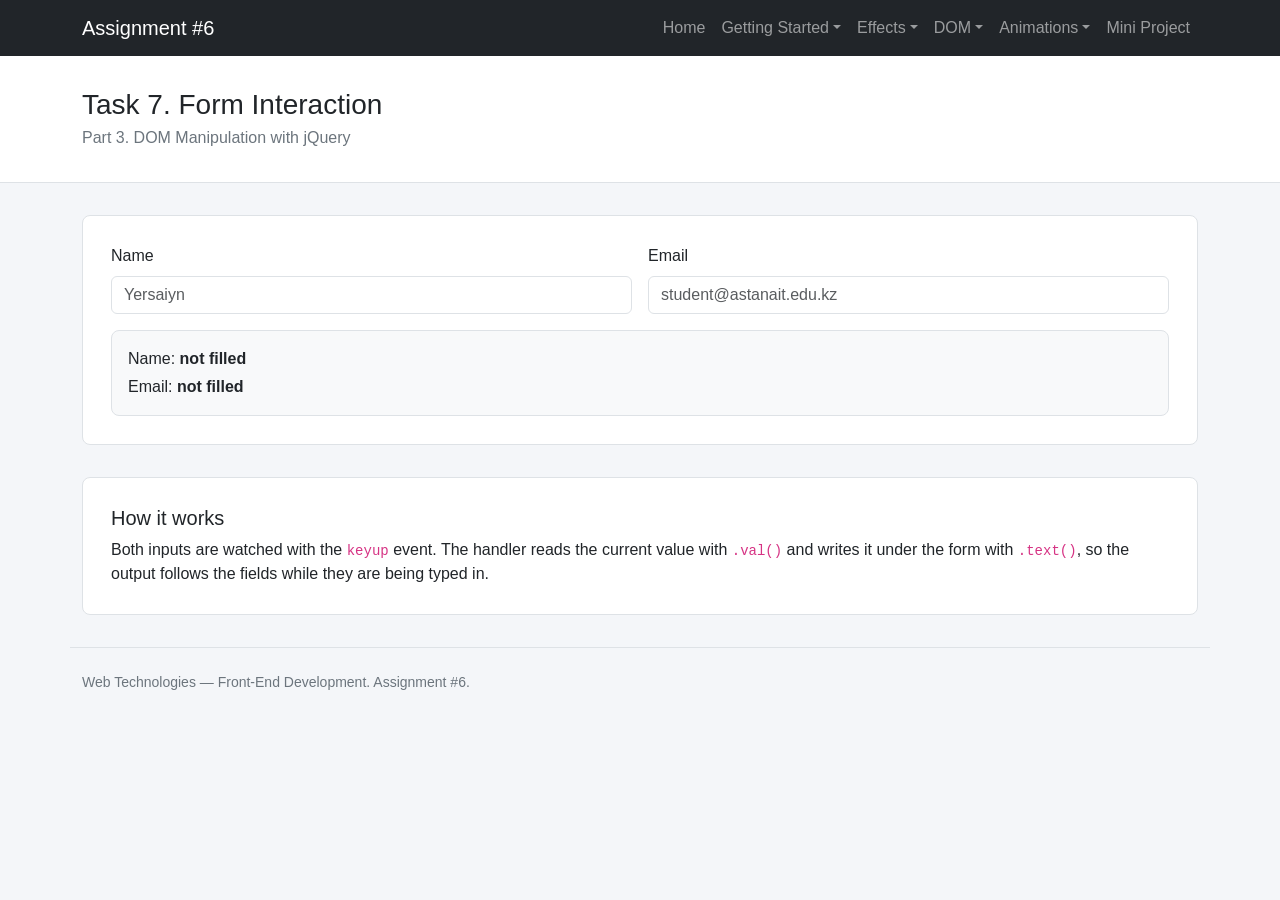
<file: task7.html>
﻿<!DOCTYPE html>
<html lang="en">
<head>
    <meta charset="UTF-8">
    <meta name="viewport" content="width=device-width, initial-scale=1">
    <title>Task 7. Form Interaction</title>
    <link href="https://cdn.jsdelivr.net/npm/bootstrap@5.3.3/dist/css/bootstrap.min.css" rel="stylesheet">
    <link href="css/style.css" rel="stylesheet">
</head>
<body>
<nav class="navbar navbar-expand-lg navbar-dark bg-dark">
    <div class="container">
        <a class="navbar-brand" href="index.html">Assignment #6</a>
        <button class="navbar-toggler" type="button" data-bs-toggle="collapse" data-bs-target="#mainNav">
            <span class="navbar-toggler-icon"></span>
        </button>
        <div class="collapse navbar-collapse" id="mainNav">
            <ul class="navbar-nav ms-auto">
                <li class="nav-item"><a class="nav-link" href="index.html">Home</a></li>
                <li class="nav-item dropdown">
                    <a class="nav-link dropdown-toggle" href="#" role="button" data-bs-toggle="dropdown">Getting Started</a>
                    <ul class="dropdown-menu dropdown-menu-end">
                        <li><a class="dropdown-item" href="task0.html">Task 0. Setup</a></li>
                        <li><a class="dropdown-item" href="task1.html">Task 1. Selectors &amp; CSS</a></li>
                    </ul>
                </li>
                <li class="nav-item dropdown">
                    <a class="nav-link dropdown-toggle" href="#" role="button" data-bs-toggle="dropdown">Effects</a>
                    <ul class="dropdown-menu dropdown-menu-end">
                        <li><a class="dropdown-item" href="task2.html">Task 2. Visibility</a></li>
                        <li><a class="dropdown-item" href="task3.html">Task 3. Fade</a></li>
                        <li><a class="dropdown-item" href="task4.html">Task 4. Slide</a></li>
                    </ul>
                </li>
                <li class="nav-item dropdown">
                    <a class="nav-link dropdown-toggle" href="#" role="button" data-bs-toggle="dropdown">DOM</a>
                    <ul class="dropdown-menu dropdown-menu-end">
                        <li><a class="dropdown-item" href="task5.html">Task 5. Add &amp; Remove</a></li>
                        <li><a class="dropdown-item" href="task6.html">Task 6. Attributes</a></li>
                        <li><a class="dropdown-item" href="task7.html">Task 7. Form</a></li>
                    </ul>
                </li>
                <li class="nav-item dropdown">
                    <a class="nav-link dropdown-toggle" href="#" role="button" data-bs-toggle="dropdown">Animations</a>
                    <ul class="dropdown-menu dropdown-menu-end">
                        <li><a class="dropdown-item" href="task8.html">Task 8. Basic</a></li>
                        <li><a class="dropdown-item" href="task9.html">Task 9. Sequential</a></li>
                        <li><a class="dropdown-item" href="task10.html">Task 10. Combined</a></li>
                    </ul>
                </li>
                <li class="nav-item"><a class="nav-link" href="task11.html">Mini Project</a></li>
            </ul>
        </div>
    </div>
</nav>

<header class="page-header">
    <div class="container">
        <h1>Task 7. Form Interaction</h1>
        <p>Part 3. DOM Manipulation with jQuery</p>
    </div>
</header>

<main class="container">
    <div class="panel">
        <form id="liveForm">
            <div class="row g-3">
                <div class="col-md-6">
                    <label for="nameInput" class="form-label">Name</label>
                    <input type="text" class="form-control" id="nameInput" placeholder="Yersaiyn" autocomplete="off">
                </div>
                <div class="col-md-6">
                    <label for="emailInput" class="form-label">Email</label>
                    <input type="email" class="form-control" id="emailInput" placeholder="student@astanait.edu.kz" autocomplete="off">
                </div>
            </div>
        </form>

        <div class="live-output mt-3">
            <p class="mb-1">Name: <strong id="nameOutput">not filled</strong></p>
            <p class="mb-0">Email: <strong id="emailOutput">not filled</strong></p>
        </div>
    </div>

    <div class="panel">
        <h2 class="h5">How it works</h2>
        <p class="mb-0">
            Both inputs are watched with the <code>keyup</code> event. The handler reads the current value
            with <code>.val()</code> and writes it under the form with <code>.text()</code>, so the output
            follows the fields while they are being typed in.
        </p>
    </div>
</main>

<footer class="container border-top">
    <p class="mb-0">Web Technologies &mdash; Front-End Development. Assignment #6.</p>
</footer>

<script src="https://code.jquery.com/jquery-3.7.1.min.js"></script>
<script src="https://cdn.jsdelivr.net/npm/bootstrap@5.3.3/dist/js/bootstrap.bundle.min.js"></script>
<script src="js/task7.js"></script>
</body>
</html>
</file>
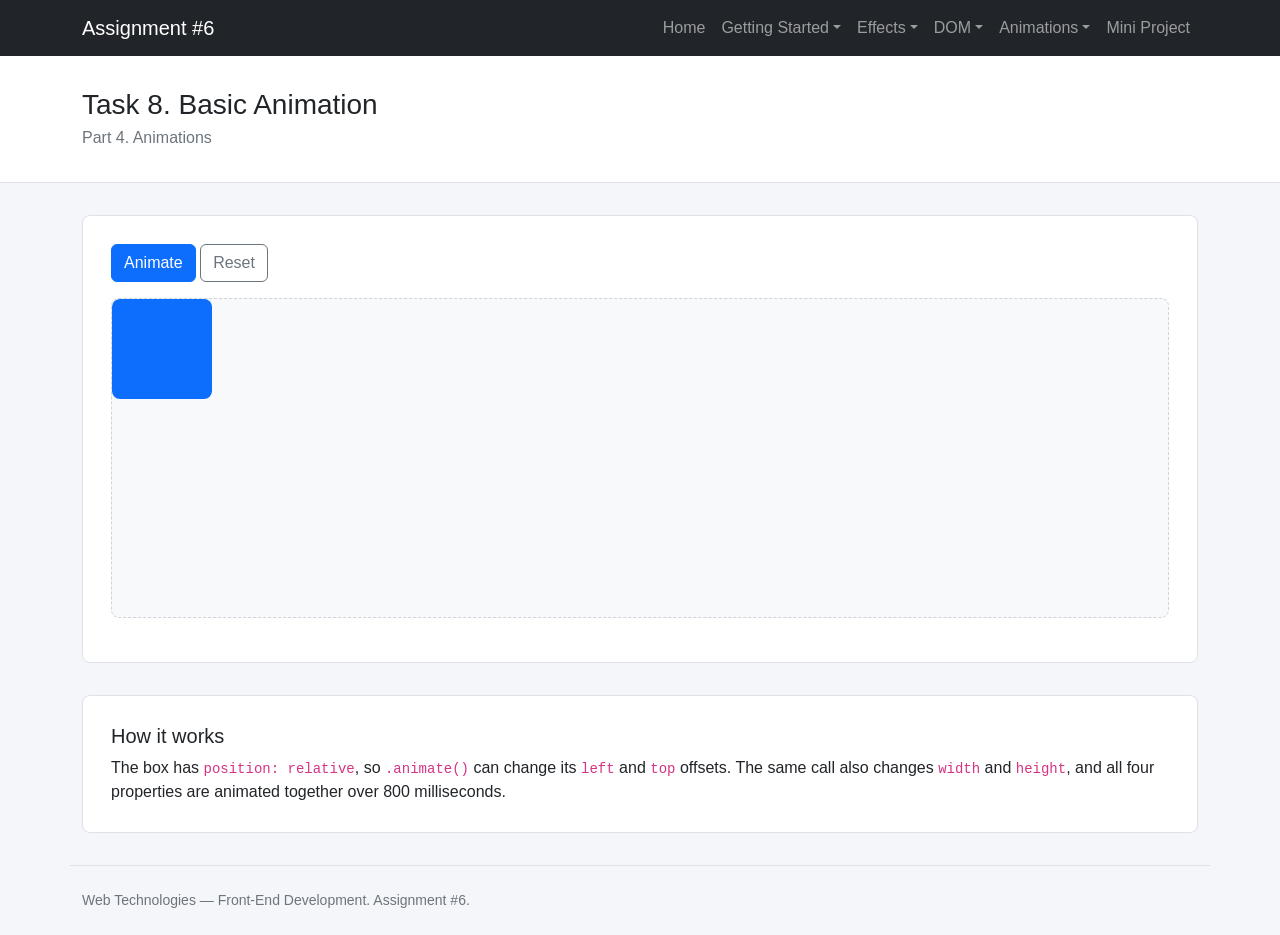
<file: task8.html>
﻿<!DOCTYPE html>
<html lang="en">
<head>
    <meta charset="UTF-8">
    <meta name="viewport" content="width=device-width, initial-scale=1">
    <title>Task 8. Basic Animation</title>
    <link href="https://cdn.jsdelivr.net/npm/bootstrap@5.3.3/dist/css/bootstrap.min.css" rel="stylesheet">
    <link href="css/style.css" rel="stylesheet">
</head>
<body>
<nav class="navbar navbar-expand-lg navbar-dark bg-dark">
    <div class="container">
        <a class="navbar-brand" href="index.html">Assignment #6</a>
        <button class="navbar-toggler" type="button" data-bs-toggle="collapse" data-bs-target="#mainNav">
            <span class="navbar-toggler-icon"></span>
        </button>
        <div class="collapse navbar-collapse" id="mainNav">
            <ul class="navbar-nav ms-auto">
                <li class="nav-item"><a class="nav-link" href="index.html">Home</a></li>
                <li class="nav-item dropdown">
                    <a class="nav-link dropdown-toggle" href="#" role="button" data-bs-toggle="dropdown">Getting Started</a>
                    <ul class="dropdown-menu dropdown-menu-end">
                        <li><a class="dropdown-item" href="task0.html">Task 0. Setup</a></li>
                        <li><a class="dropdown-item" href="task1.html">Task 1. Selectors &amp; CSS</a></li>
                    </ul>
                </li>
                <li class="nav-item dropdown">
                    <a class="nav-link dropdown-toggle" href="#" role="button" data-bs-toggle="dropdown">Effects</a>
                    <ul class="dropdown-menu dropdown-menu-end">
                        <li><a class="dropdown-item" href="task2.html">Task 2. Visibility</a></li>
                        <li><a class="dropdown-item" href="task3.html">Task 3. Fade</a></li>
                        <li><a class="dropdown-item" href="task4.html">Task 4. Slide</a></li>
                    </ul>
                </li>
                <li class="nav-item dropdown">
                    <a class="nav-link dropdown-toggle" href="#" role="button" data-bs-toggle="dropdown">DOM</a>
                    <ul class="dropdown-menu dropdown-menu-end">
                        <li><a class="dropdown-item" href="task5.html">Task 5. Add &amp; Remove</a></li>
                        <li><a class="dropdown-item" href="task6.html">Task 6. Attributes</a></li>
                        <li><a class="dropdown-item" href="task7.html">Task 7. Form</a></li>
                    </ul>
                </li>
                <li class="nav-item dropdown">
                    <a class="nav-link dropdown-toggle" href="#" role="button" data-bs-toggle="dropdown">Animations</a>
                    <ul class="dropdown-menu dropdown-menu-end">
                        <li><a class="dropdown-item" href="task8.html">Task 8. Basic</a></li>
                        <li><a class="dropdown-item" href="task9.html">Task 9. Sequential</a></li>
                        <li><a class="dropdown-item" href="task10.html">Task 10. Combined</a></li>
                    </ul>
                </li>
                <li class="nav-item"><a class="nav-link" href="task11.html">Mini Project</a></li>
            </ul>
        </div>
    </div>
</nav>

<header class="page-header">
    <div class="container">
        <h1>Task 8. Basic Animation</h1>
        <p>Part 4. Animations</p>
    </div>
</header>

<main class="container">
    <div class="panel">
        <button class="btn btn-primary" id="animateButton">Animate</button>
        <button class="btn btn-outline-secondary" id="resetButton">Reset</button>

        <div class="animation-stage mt-3">
            <div class="animated-box" id="box"></div>
        </div>

        <p class="mt-3 mb-0 text-muted" id="status"></p>
    </div>

    <div class="panel">
        <h2 class="h5">How it works</h2>
        <p class="mb-0">
            The box has <code>position: relative</code>, so <code>.animate()</code> can change its
            <code>left</code> and <code>top</code> offsets. The same call also changes
            <code>width</code> and <code>height</code>, and all four properties are animated together
            over 800 milliseconds.
        </p>
    </div>
</main>

<footer class="container border-top">
    <p class="mb-0">Web Technologies &mdash; Front-End Development. Assignment #6.</p>
</footer>

<script src="https://code.jquery.com/jquery-3.7.1.min.js"></script>
<script src="https://cdn.jsdelivr.net/npm/bootstrap@5.3.3/dist/js/bootstrap.bundle.min.js"></script>
<script src="js/task8.js"></script>
</body>
</html>
</file>
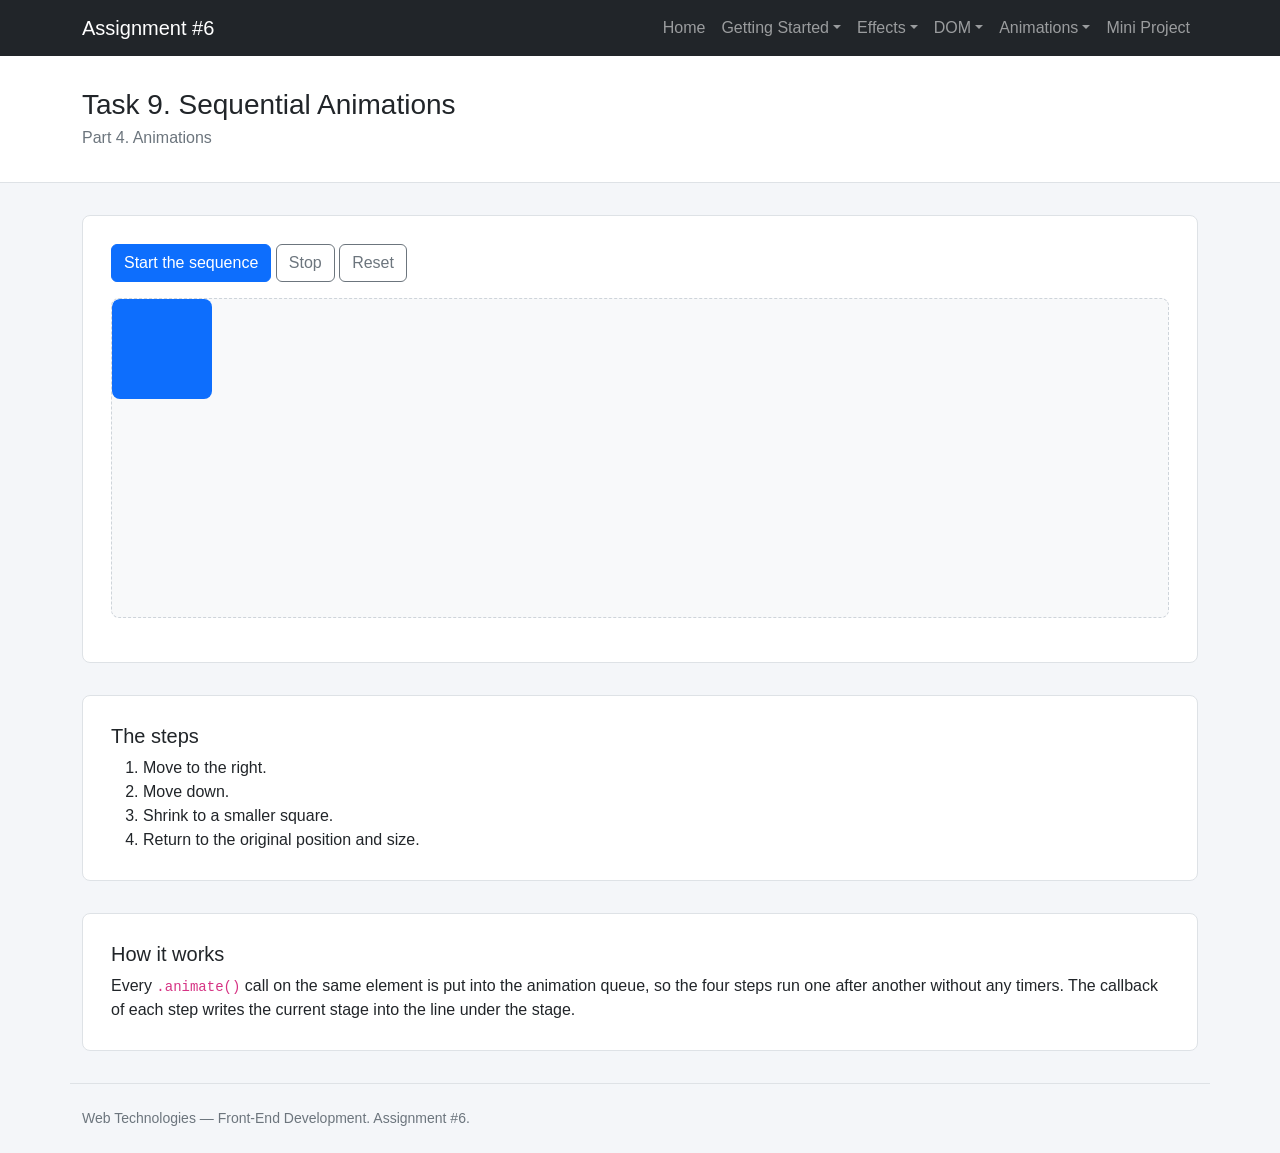
<file: task9.html>
﻿<!DOCTYPE html>
<html lang="en">
<head>
    <meta charset="UTF-8">
    <meta name="viewport" content="width=device-width, initial-scale=1">
    <title>Task 9. Sequential Animations</title>
    <link href="https://cdn.jsdelivr.net/npm/bootstrap@5.3.3/dist/css/bootstrap.min.css" rel="stylesheet">
    <link href="css/style.css" rel="stylesheet">
</head>
<body>
<nav class="navbar navbar-expand-lg navbar-dark bg-dark">
    <div class="container">
        <a class="navbar-brand" href="index.html">Assignment #6</a>
        <button class="navbar-toggler" type="button" data-bs-toggle="collapse" data-bs-target="#mainNav">
            <span class="navbar-toggler-icon"></span>
        </button>
        <div class="collapse navbar-collapse" id="mainNav">
            <ul class="navbar-nav ms-auto">
                <li class="nav-item"><a class="nav-link" href="index.html">Home</a></li>
                <li class="nav-item dropdown">
                    <a class="nav-link dropdown-toggle" href="#" role="button" data-bs-toggle="dropdown">Getting Started</a>
                    <ul class="dropdown-menu dropdown-menu-end">
                        <li><a class="dropdown-item" href="task0.html">Task 0. Setup</a></li>
                        <li><a class="dropdown-item" href="task1.html">Task 1. Selectors &amp; CSS</a></li>
                    </ul>
                </li>
                <li class="nav-item dropdown">
                    <a class="nav-link dropdown-toggle" href="#" role="button" data-bs-toggle="dropdown">Effects</a>
                    <ul class="dropdown-menu dropdown-menu-end">
                        <li><a class="dropdown-item" href="task2.html">Task 2. Visibility</a></li>
                        <li><a class="dropdown-item" href="task3.html">Task 3. Fade</a></li>
                        <li><a class="dropdown-item" href="task4.html">Task 4. Slide</a></li>
                    </ul>
                </li>
                <li class="nav-item dropdown">
                    <a class="nav-link dropdown-toggle" href="#" role="button" data-bs-toggle="dropdown">DOM</a>
                    <ul class="dropdown-menu dropdown-menu-end">
                        <li><a class="dropdown-item" href="task5.html">Task 5. Add &amp; Remove</a></li>
                        <li><a class="dropdown-item" href="task6.html">Task 6. Attributes</a></li>
                        <li><a class="dropdown-item" href="task7.html">Task 7. Form</a></li>
                    </ul>
                </li>
                <li class="nav-item dropdown">
                    <a class="nav-link dropdown-toggle" href="#" role="button" data-bs-toggle="dropdown">Animations</a>
                    <ul class="dropdown-menu dropdown-menu-end">
                        <li><a class="dropdown-item" href="task8.html">Task 8. Basic</a></li>
                        <li><a class="dropdown-item" href="task9.html">Task 9. Sequential</a></li>
                        <li><a class="dropdown-item" href="task10.html">Task 10. Combined</a></li>
                    </ul>
                </li>
                <li class="nav-item"><a class="nav-link" href="task11.html">Mini Project</a></li>
            </ul>
        </div>
    </div>
</nav>

<header class="page-header">
    <div class="container">
        <h1>Task 9. Sequential Animations</h1>
        <p>Part 4. Animations</p>
    </div>
</header>

<main class="container">
    <div class="panel">
        <button class="btn btn-primary" id="startButton">Start the sequence</button>
        <button class="btn btn-outline-secondary" id="stopButton">Stop</button>
        <button class="btn btn-outline-secondary" id="resetButton">Reset</button>

        <div class="animation-stage mt-3">
            <div class="animated-box" id="box"></div>
        </div>

        <p class="mt-3 mb-0 text-muted" id="status"></p>
    </div>

    <div class="panel">
        <h2 class="h5">The steps</h2>
        <ol class="mb-0">
            <li>Move to the right.</li>
            <li>Move down.</li>
            <li>Shrink to a smaller square.</li>
            <li>Return to the original position and size.</li>
        </ol>
    </div>

    <div class="panel">
        <h2 class="h5">How it works</h2>
        <p class="mb-0">
            Every <code>.animate()</code> call on the same element is put into the animation queue, so the
            four steps run one after another without any timers. The callback of each step writes the
            current stage into the line under the stage.
        </p>
    </div>
</main>

<footer class="container border-top">
    <p class="mb-0">Web Technologies &mdash; Front-End Development. Assignment #6.</p>
</footer>

<script src="https://code.jquery.com/jquery-3.7.1.min.js"></script>
<script src="https://cdn.jsdelivr.net/npm/bootstrap@5.3.3/dist/js/bootstrap.bundle.min.js"></script>
<script src="js/task9.js"></script>
</body>
</html>
</file>
<file: css/style.css>
body {
    background-color: #f4f6f9;
    font-family: "Segoe UI", Arial, sans-serif;
}

.page-header {
    background-color: #ffffff;
    border-bottom: 1px solid #dee2e6;
    padding: 32px 0;
    margin-bottom: 32px;
}

.page-header h1 {
    font-size: 28px;
    margin-bottom: 4px;
}

.page-header p {
    color: #6c757d;
    margin-bottom: 0;
}

.panel {
    background-color: #ffffff;
    border: 1px solid #dee2e6;
    border-radius: 8px;
    padding: 28px;
    margin-bottom: 32px;
}

.demo-image {
    width: 320px;
    max-width: 100%;
    border-radius: 8px;
}

.collapsible {
    background-color: #e7f1ff;
    border: 1px solid #b6d4fe;
    border-radius: 8px;
    padding: 20px;
}

.animated-box {
    width: 100px;
    height: 100px;
    background-color: #0d6efd;
    border-radius: 8px;
    position: relative;
}

.animation-stage {
    position: relative;
    height: 320px;
    background-color: #f8f9fa;
    border: 1px dashed #ced4da;
    border-radius: 8px;
    overflow: hidden;
}

.gallery-thumb {
    width: 100%;
    border-radius: 8px;
    cursor: pointer;
    border: 3px solid transparent;
}

.gallery-thumb.active {
    border-color: #0d6efd;
}

.gallery-large {
    width: 100%;
    max-width: 520px;
    border-radius: 8px;
}

.live-output {
    background-color: #f8f9fa;
    border: 1px solid #dee2e6;
    border-radius: 8px;
    padding: 16px;
}

footer {
    padding: 24px 0;
    color: #6c757d;
    font-size: 14px;
}
</file>
